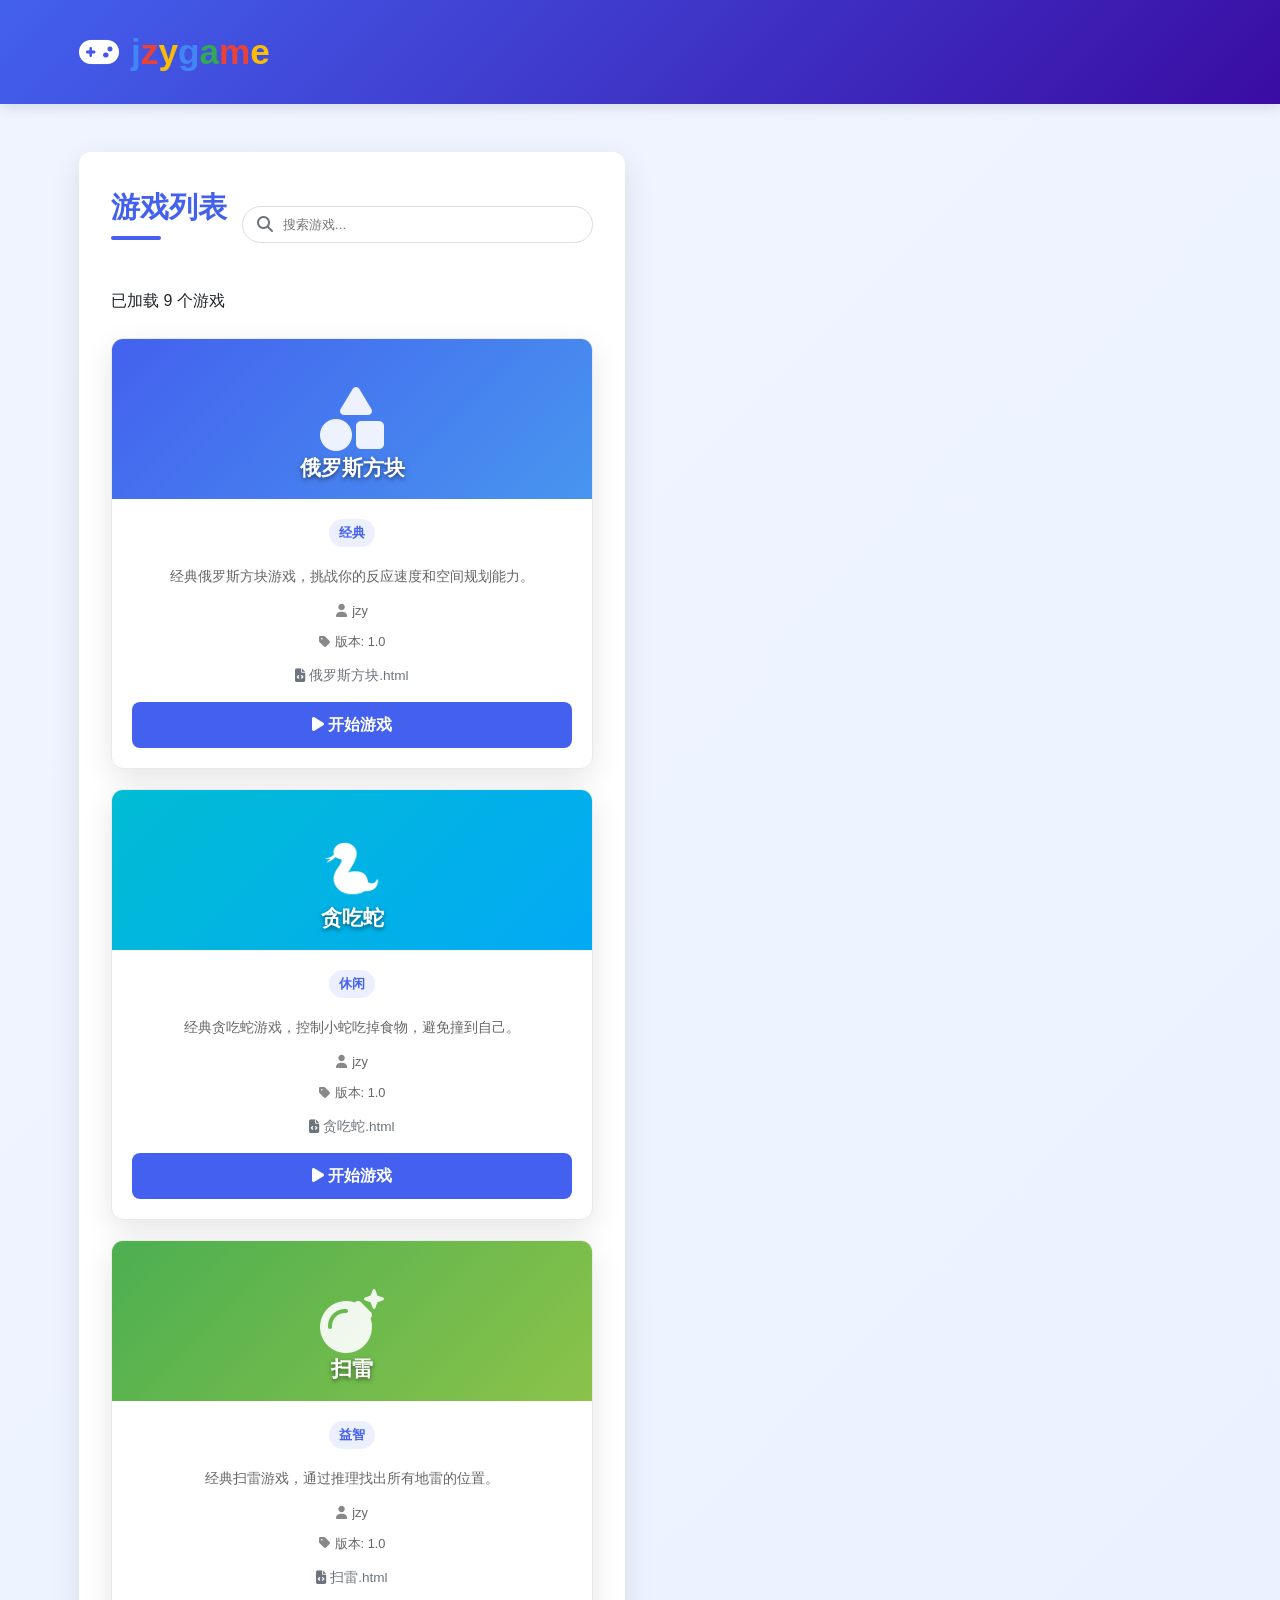
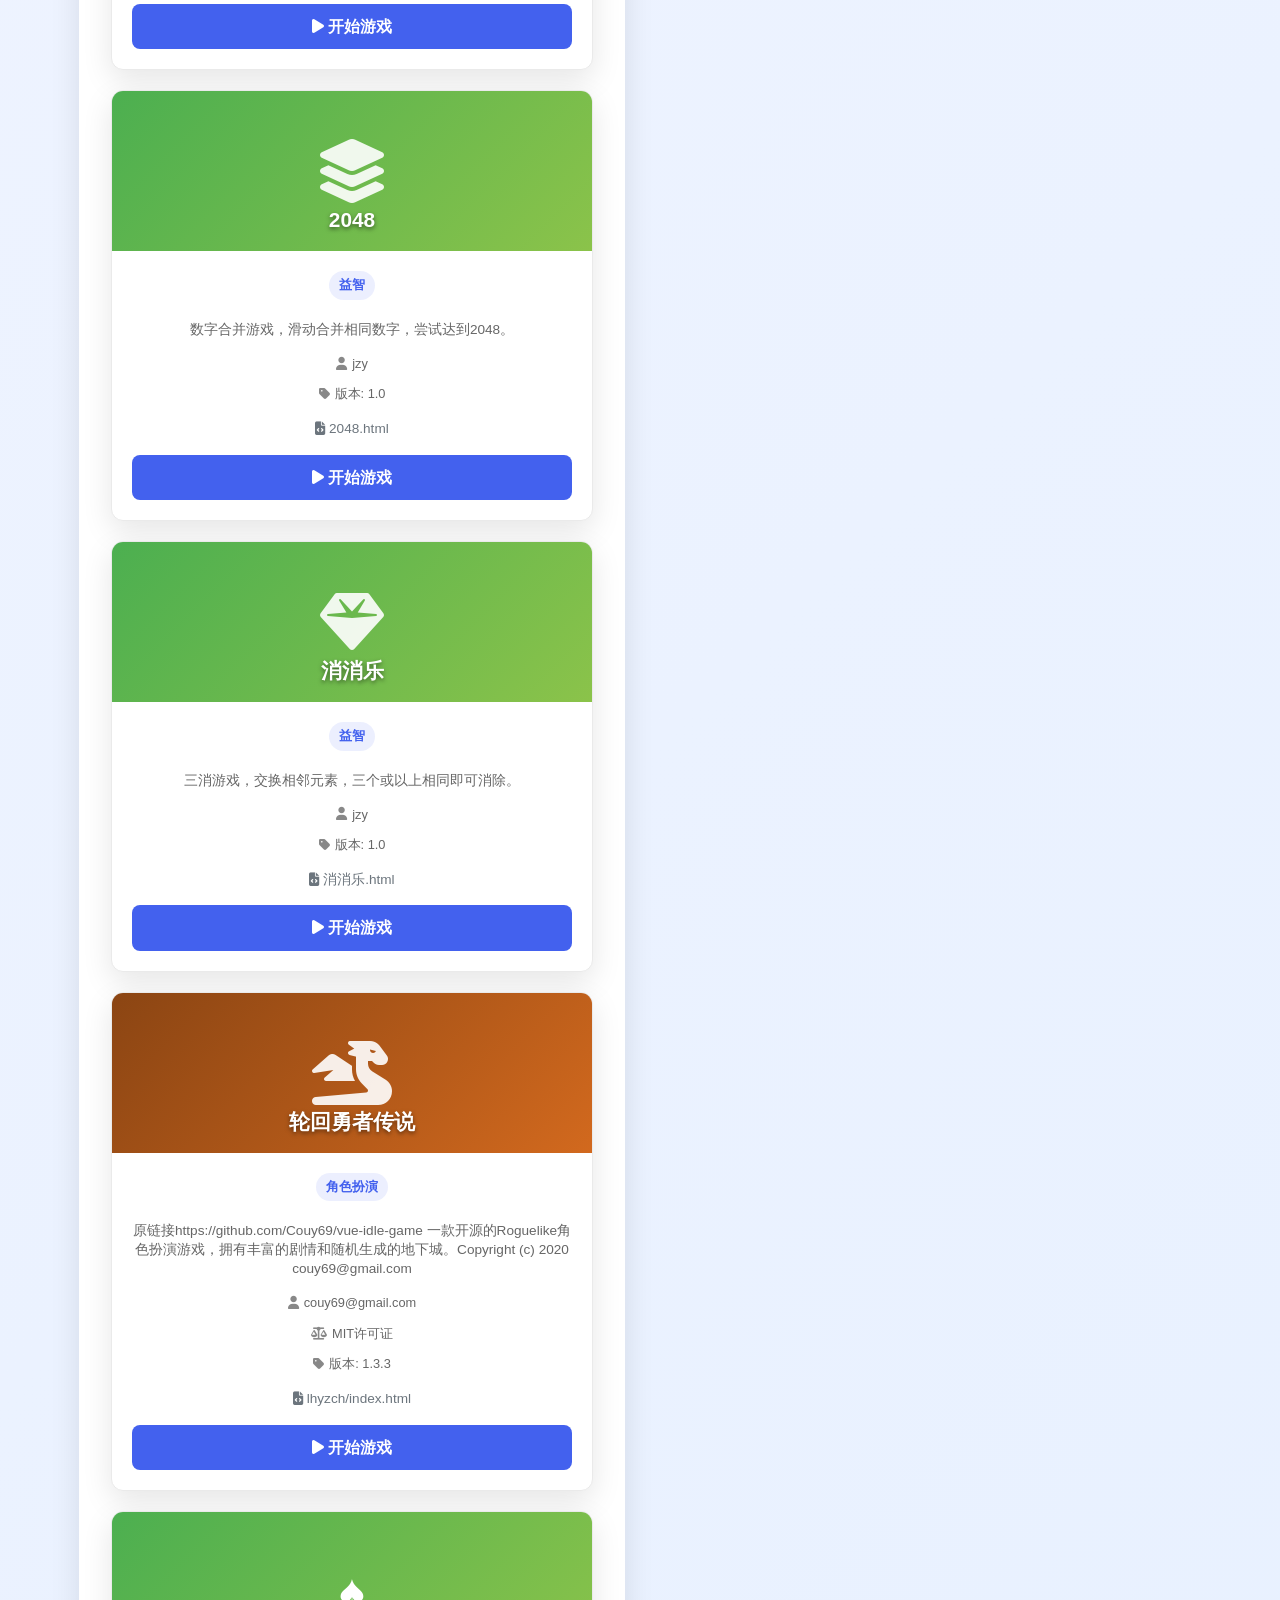
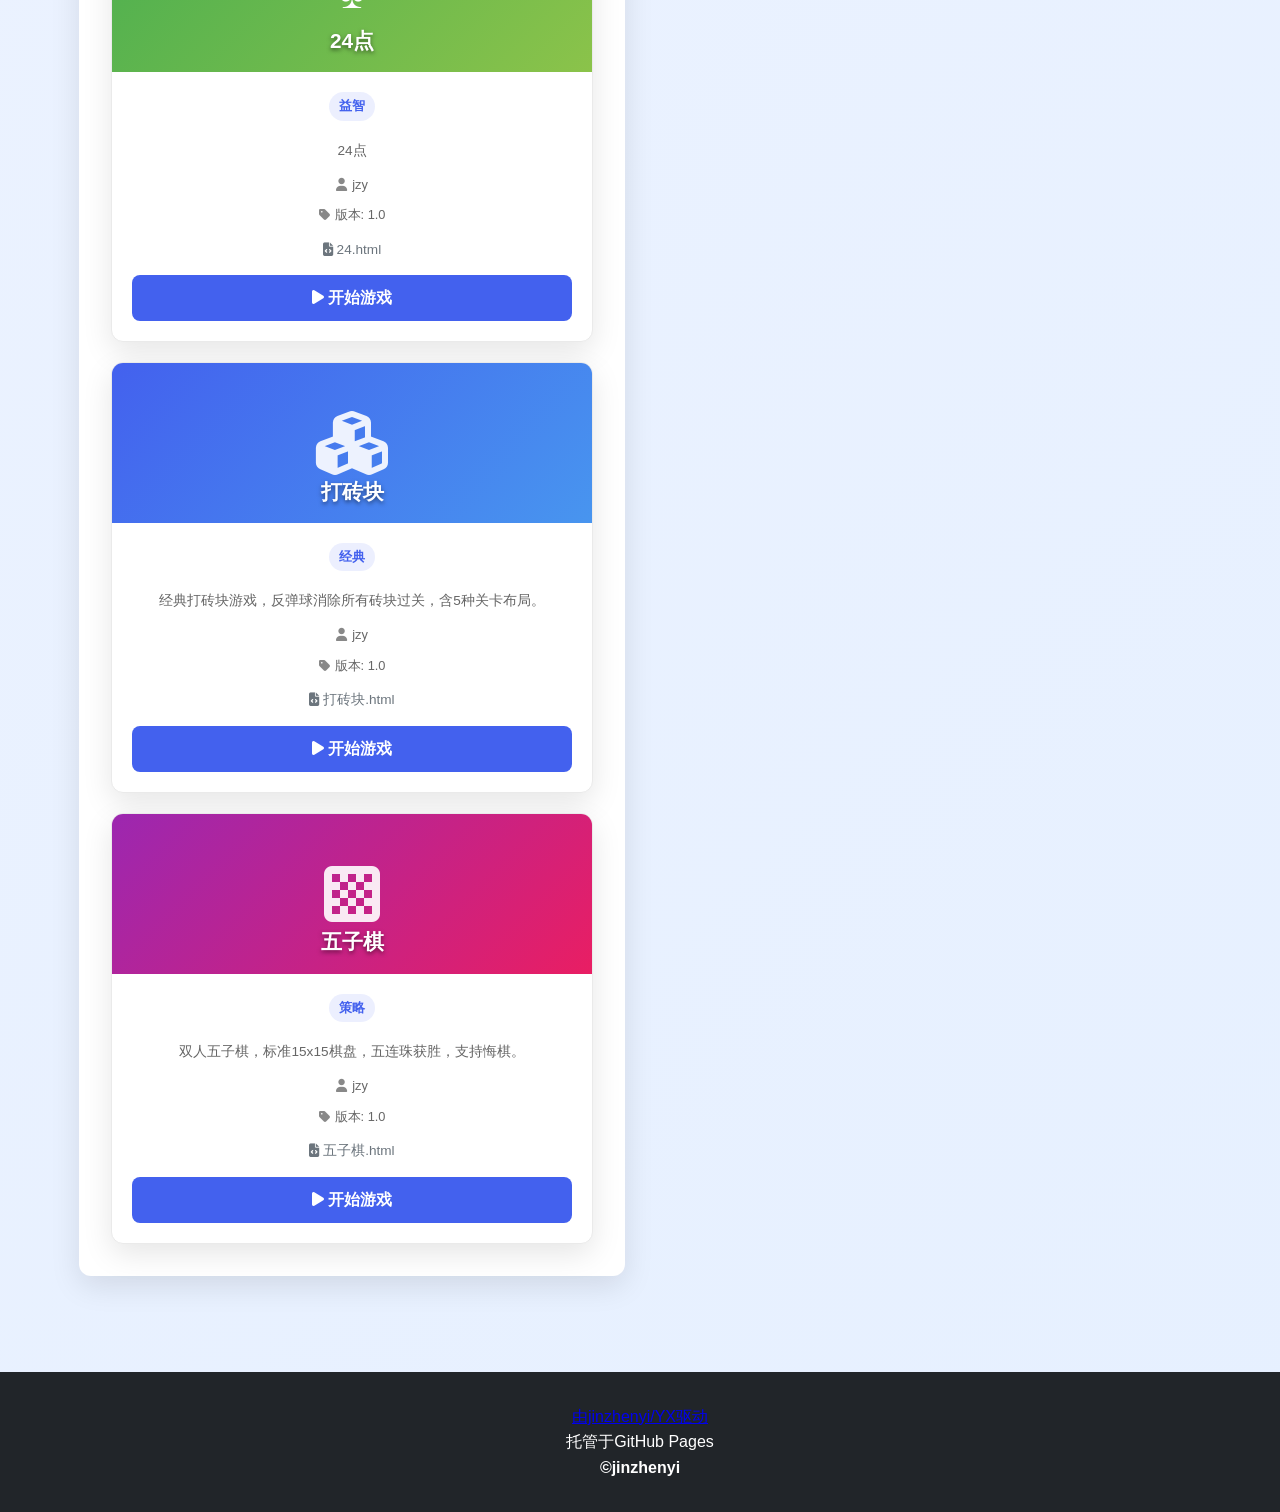
<file: index.html>
<!DOCTYPE html>
<html lang="zh-CN">
<head>
    <meta charset="UTF-8">
    <meta name="viewport" content="width=device-width, initial-scale=1.0">
    <title>JZY Game - 游戏集合</title>
    <link rel="stylesheet" href="https://cdnjs.cloudflare.com/ajax/libs/font-awesome/6.4.0/css/all.min.css">
    <style>
        * {
            margin: 0;
            padding: 0;
            box-sizing: border-box;
        }

        :root {
            --primary: #4361ee;
            --primary-dark: #3a56d4;
            --secondary: #f72585;
            --success: #4caf50;
            --danger: #e74c3c;
            --warning: #ff9800;
            --light: #f8f9fa;
            --dark: #212529;
            --gray: #6c757d;
            --gray-light: #e9ecef;
            --border-radius: 12px;
            --box-shadow: 0 10px 30px rgba(0, 0, 0, 0.1);
            --transition: all 0.3s ease;
        }

        body {
            font-family: 'Segoe UI', Tahoma, Geneva, Verdana, sans-serif;
            background: linear-gradient(135deg, #f0f4ff 0%, #e6f0ff 100%);
            color: var(--dark);
            line-height: 1.6;
            min-height: 100vh;
        }

        .container {
            width: 90%;
            max-width: 1200px;
            margin: 0 auto;
            padding: 0 15px;
        }

        /* 头部样式 */
        header {
            background: linear-gradient(135deg, #4361ee, #3a0ca3);
            color: white;
            padding: 1.5rem 0;
            box-shadow: 0 4px 12px rgba(0, 0, 0, 0.1);
            position: sticky;
            top: 0;
            z-index: 100;
        }

        .header-content {
            display: flex;
            justify-content: space-between;
            align-items: center;
        }

        .logo {
            display: flex;
            align-items: center;
            gap: 12px;
        }

        /* 彩色Logo样式 - 移除所有空格 */
        .color-logo {
            font-size: 2.2rem;
            font-weight: 700;
            letter-spacing: 0px; /* 负值使字母更紧密 */
            display: flex;
        }

        .color-logo span {
            display: inline-block;
            transition: transform 0.2s ease;
            margin-right: 0px; /* 负边距移除字母间空隙 */
        }

        .color-logo:hover span:nth-child(1) { transform: translateY(-4px) rotate(-3deg); }
        .color-logo:hover span:nth-child(2) { transform: translateY(-6px) rotate(2deg); }
        .color-logo:hover span:nth-child(3) { transform: translateY(-8px) rotate(4deg); }
        .color-logo:hover span:nth-child(4) { transform: translateY(-5px) rotate(-2deg); }
        .color-logo:hover span:nth-child(5) { transform: translateY(-7px) rotate(3deg); }
        .color-logo:hover span:nth-child(6) { transform: translateY(-3px) rotate(-1deg); }
        .color-logo:hover span:nth-child(7) { transform: translateY(-5px) rotate(2deg); }

        .color-logo span:nth-child(1) { color: #4285F4; } /* j */
        .color-logo span:nth-child(2) { color: #EA4335; } /* z */
        .color-logo span:nth-child(3) { color: #FBBC05; } /* y */
        .color-logo span:nth-child(4) { color: #4285F4; } /* g */
        .color-logo span:nth-child(5) { color: #34A853; } /* a */
        .color-logo span:nth-child(6) { color: #EA4335; } /* m */
        .color-logo span:nth-child(7) { color: #FBBC05; } /* e */

        .logo i {
            font-size: 2rem;
            color: white;
        }

        /* 主内容区 */
        .main-content {
            display: grid;
            grid-template-columns: 1fr;
            gap: 30px;
            padding: 3rem 0;
        }

        @media (min-width: 992px) {
            .main-content {
                grid-template-columns: 1fr 1fr;
            }
        }

        /* 配置说明区域 */
        .config-section {
            background: white;
            padding: 2rem;
            border-radius: var(--border-radius);
            box-shadow: var(--box-shadow);
        }

        .section-title {
            font-size: 1.8rem;
            font-weight: 700;
            color: var(--primary);
            margin-bottom: 1.5rem;
            position: relative;
            padding-bottom: 10px;
        }

        .section-title::after {
            content: '';
            position: absolute;
            bottom: 0;
            left: 0;
            width: 50px;
            height: 4px;
            background: var(--primary);
            border-radius: 2px;
        }

        .info-box {
            background: #eef7ff;
            border-left: 4px solid var(--primary);
            padding: 1rem;
            margin: 1.5rem 0;
            border-radius: 0 8px 8px 0;
        }

        .info-box h3 {
            margin-bottom: 0.5rem;
            color: var(--primary);
        }

        .code-block {
            background: #2d2d2d;
            color: #f8f8f2;
            padding: 1rem;
            border-radius: 8px;
            font-family: monospace;
            font-size: 0.9rem;
            margin: 1rem 0;
            overflow-x: auto;
        }

        .btn {
            padding: 12px 25px;
            border: none;
            border-radius: 8px;
            font-weight: 600;
            cursor: pointer;
            transition: var(--transition);
            display: inline-flex;
            align-items: center;
            gap: 8px;
            margin-top: 10px;
        }

        .btn-primary {
            background: var(--primary);
            color: white;
        }

        .btn-primary:hover {
            background: var(--primary-dark);
        }

        .btn-secondary {
            background: var(--gray-light);
            color: var(--dark);
        }

        .btn-secondary:hover {
            background: #dcdcdc;
        }

        /* 游戏展示区 */
        .games-section {
            background: white;
            padding: 2rem;
            border-radius: var(--border-radius);
            box-shadow: var(--box-shadow);
        }

        .controls {
            display: flex;
            justify-content: space-between;
            align-items: center;
            margin-bottom: 1.5rem;
            flex-wrap: wrap;
            gap: 15px;
        }

        .search-container {
            position: relative;
            flex-grow: 1;
        }

        .search-container input {
            padding: 10px 15px 10px 40px;
            border-radius: 50px;
            border: 1px solid #ddd;
            width: 100%;
            transition: var(--transition);
        }

        .search-container input:focus {
            outline: none;
            border-color: var(--primary);
            box-shadow: 0 0 0 3px rgba(67, 97, 238, 0.2);
        }

        .search-container i {
            position: absolute;
            left: 15px;
            top: 50%;
            transform: translateY(-50%);
            color: var(--gray);
        }

        .games-grid {
            display: grid;
            grid-template-columns: repeat(auto-fill, minmax(250px, 1fr));
            gap: 20px;
            margin-top: 1.5rem;
        }

        .game-card {
            background: white;
            border-radius: var(--border-radius);
            overflow: hidden;
            box-shadow: var(--box-shadow);
            transition: var(--transition);
            position: relative;
            display: flex;
            flex-direction: column;
            border: 1px solid #eaeaea;
        }

        .game-card:hover {
            transform: translateY(-10px);
            box-shadow: 0 15px 40px rgba(0, 0, 0, 0.15);
        }

        .card-img {
            height: 160px;
            overflow: hidden;
            position: relative;
            display: flex;
            align-items: center;
            justify-content: center;
            /* 默认背景色，会在JS中动态设置 */
            background: linear-gradient(135deg, #4361ee, #4895ef);
        }

        .card-img i {
            font-size: 4rem;
            color: rgba(255, 255, 255, 0.9);
        }

        .game-title {
            color: white;
            font-size: 1.3rem;
            font-weight: 700;
            position: absolute;
            bottom: 15px;
            left: 15px;
            right: 15px;
            text-shadow: 0 2px 4px rgba(0,0,0,0.5);
            text-align: center;
        }

        .card-content {
            padding: 20px;
            flex-grow: 1;
            display: flex;
            flex-direction: column;
        }

        .game-category {
            background: rgba(67, 97, 238, 0.1);
            color: var(--primary);
            padding: 4px 10px;
            border-radius: 50px;
            font-size: 0.8rem;
            display: inline-block;
            margin: 0 auto 10px;
            font-weight: 600;
        }

        /* 新增的游戏信息样式 */
        .game-description {
            font-size: 0.85rem;
            color: #666;
            margin: 10px 0;
            line-height: 1.4;
            text-align: center;
            flex-grow: 1;
        }

        .game-meta {
            display: flex;
            align-items: center;
            justify-content: center;
            gap: 5px;
            margin: 5px 0;
            font-size: 0.8rem;
            color: #666;
        }

        .game-meta i {
            font-size: 0.8rem;
            color: #888;
        }

        .play-btn {
            display: block;
            width: 100%;
            padding: 10px;
            background: var(--primary);
            color: white;
            text-align: center;
            border-radius: 8px;
            text-decoration: none;
            font-weight: 600;
            margin-top: 15px;
            transition: var(--transition);
        }

        .play-btn:hover {
            background: var(--primary-dark);
        }

        .file-info {
            color: var(--gray);
            font-size: 0.85rem;
            margin-top: 8px;
            overflow: hidden;
            text-overflow: ellipsis;
            white-space: nowrap;
            text-align: center;
        }

        /* 加载状态 */
        .loader {
            text-align: center;
            padding: 40px 0;
        }

        .loader-spinner {
            border: 5px solid #f3f3f3;
            border-top: 5px solid var(--primary);
            border-radius: 50%;
            width: 50px;
            height: 50px;
            animation: spin 1s linear infinite;
            margin: 0 auto 20px;
        }

        @keyframes spin {
            0% { transform: rotate(0deg); }
            100% { transform: rotate(360deg); }
        }

        /* 页脚样式 */
        footer {
            background: var(--dark);
            color: white;
            padding: 2rem 0;
            margin-top: 3rem;
        }

        .footer-content {
            display: flex;
            flex-direction: column;
            align-items: center;
            text-align: center;
        }

        .copyright {
            padding-top: 1.5rem;
            color: #aaa;
            font-size: 0.9rem;
        }

        /* 响应式设计 */
        @media (max-width: 768px) {
            .header-content {
                flex-direction: column;
                gap: 20px;
            }

            .games-grid {
                grid-template-columns: repeat(auto-fill, minmax(220px, 1fr));
            }

            .color-logo {
                font-size: 1.8rem;
            }
        }

        @media (max-width: 480px) {
            .games-grid {
                grid-template-columns: 1fr;
            }

            .color-logo {
                font-size: 1.5rem;
            }
        }
    </style>
</head>
<body>
    <!-- 头部区域 -->
    <header>
        <div class="container">
            <div class="header-content">
                <div class="logo">
                    <i class="fas fa-gamepad"></i>
                    <div class="color-logo">
                        <span>j</span><span>z</span><span>y</span><span>g</span><span>a</span><span>m</span><span>e</span>
                    </div>
                </div>
            </div>
        </div>
    </header>

    <!-- 主内容区 -->
    <div class="container">
        <div class="main-content">

            <!-- 游戏展示区 -->
            <div class="games-section">
                <div class="controls">
                    <h2 class="section-title">游戏列表</h2>
                    <div class="search-container">
                        <i class="fas fa-search"></i>
                        <input type="text" id="search-input" placeholder="搜索游戏...">
                    </div>
                </div>

                <p>已加载 <span id="game-count">0</span> 个游戏</p>

                <div class="loader" id="loader">
                    <div class="loader-spinner"></div>
                    <p>正在加载游戏数据...</p>
                </div>

                <div class="games-grid" id="games-grid">
                    <!-- 游戏卡片将通过JavaScript动态生成 -->
                </div>

                <div id="no-games" style="text-align: center; padding: 40px 0; display: none;">
                    <i class="fas fa-gamepad" style="font-size: 4rem; color: #4361ee; margin-bottom: 20px;"></i>
                    <h3>未找到游戏</h3>
                    <p>请检查games.json文件是否存在且格式正确</p>
                </div>
            </div>
        </div>
    </div>

    <!-- 页脚 -->
    <footer>
        <div class="container">
            <div class="footer-content">
                <a href="https://github.com/jinzhenyi/YX">由jinzhenyi/YX驱动</a>
                <p>托管于GitHub Pages</p>
                <p><strong>©jinzhenyi<strong><p>
            </div>
        </div>
    </footer>

    <script>
        // 游戏数据URL
        const GAMES_JSON_URL = 'games.json';

        // DOM元素
        const gamesGrid = document.getElementById('games-grid');
        const noGames = document.getElementById('no-games');
        const gameCount = document.getElementById('game-count');
        const loader = document.getElementById('loader');
        const searchInput = document.getElementById('search-input');

        // 存储游戏数据
        let gamesData = [];

        // 初始化
        document.addEventListener('DOMContentLoaded', () => {
            // 加载游戏数据
            loadGames();

            // 设置搜索功能
            searchInput.addEventListener('input', filterGames);
        });

        // 加载游戏数据
        async function loadGames() {
            showLoader();

            try {
                const response = await fetch(GAMES_JSON_URL);

                if (!response.ok) {
                    throw new Error(`文件加载失败: ${response.status} ${response.statusText}`);
                }

                const data = await response.json();
                gamesData = data.games || [];

                renderGames(gamesData);
                updateGameCount();

                if (gamesData.length === 0) {
                    noGames.style.display = 'block';
                } else {
                    noGames.style.display = 'none';
                }

                hideLoader();
            } catch (error) {
                console.error('加载游戏数据失败:', error);
                hideLoader();
                noGames.style.display = 'block';
                noGames.innerHTML = `
                    <div style="color: #e74c3c;">
                        <i class="fas fa-exclamation-triangle" style="font-size: 3rem; margin-bottom: 15px;"></i>
                        <h3>加载游戏数据失败</h3>
                        <p>${error.message}</p>
                        <p style="margin-top: 20px;">请检查games.json文件是否存在且格式正确</p>
                    </div>
                `;
            }
        }

        // 根据游戏类别返回背景颜色
        function getCategoryColor(category) {
            const colorMap = {
                '角色扮演': 'linear-gradient(135deg, #8B4513, #D2691E)',
                '益智': 'linear-gradient(135deg, #4CAF50, #8BC34A)',
                '动作': 'linear-gradient(135deg, #FF5722, #FF9800)',
                '策略': 'linear-gradient(135deg, #9C27B0, #E91E63)',
                '休闲': 'linear-gradient(135deg, #00BCD4, #03A9F4)',
                '冒险': 'linear-gradient(135deg, #FF9800, #FFC107)'
            };
            return colorMap[category] || 'linear-gradient(135deg, #4361ee, #4895ef)';
        }

        // 根据游戏类别返回图标
        function getCategoryIcon(category) {
            const iconMap = {
                '角色扮演': 'fa-dragon',
                '益智': 'fa-puzzle-piece',
                '动作': 'fa-running',
                '策略': 'fa-chess',
                '休闲': 'fa-coffee',
                '冒险': 'fa-mountain'
            };
            return iconMap[category] || 'fa-gamepad';
        }

        // 渲染游戏
        function renderGames(games) {
            gamesGrid.innerHTML = '';

            if (games.length === 0) {
                gamesGrid.innerHTML = `
                    <div class="no-results" style="grid-column: 1 / -1; text-align: center; padding: 40px;">
                        <i class="fas fa-gamepad" style="font-size: 4rem; color: #4361ee; margin-bottom: 20px;"></i>
                        <h3>未找到匹配的游戏</h3>
                    </div>
                `;
                return;
            }

            games.forEach(game => {
                const gameCard = document.createElement('div');
                gameCard.className = 'game-card';
                
                // 确定图标和背景颜色
                const icon = game.icon || getCategoryIcon(game.category);
                const bgColor = getCategoryColor(game.category);
                
                // 渲染图标: fa- 前缀用 FontAwesome，否则当文本/emoji
                const iconHtml = icon.includes('fa-')
                    ? `<i class="fas ${icon}"></i>`
                    : `<span style="font-size:3rem;filter:brightness(0) invert(1)">${icon}</span>`;

                gameCard.innerHTML = `
                    <div class="card-img" style="background: ${bgColor}">
                        ${iconHtml}
                        <h3 class="game-title">${game.title}</h3>
                    </div>
                    <div class="card-content">
                        ${game.category ? `<span class="game-category">${game.category}</span>` : ''}
                        
                        ${game.description ? `
                            <p class="game-description">${game.description}</p>
                        ` : ''}
                        
                        ${game.author ? `
                            <div class="game-meta">
                                <i class="fas fa-user"></i>
                                <span>${game.author}</span>
                            </div>
                        ` : ''}
                        
                        ${game.license ? `
                            <div class="game-meta">
                                <i class="fas fa-balance-scale"></i>
                                <span>${game.license}许可证</span>
                            </div>
                        ` : ''}
                        
                        ${game.version ? `
                            <div class="game-meta">
                                <i class="fas fa-tag"></i>
                                <span>版本: ${game.version}</span>
                            </div>
                        ` : ''}
                        
                        <p class="file-info">
                            <i class="fas fa-file-code"></i> ${game.file}
                        </p>
                        
                        <a href="${game.file}" class="play-btn" ${game.external ? 'target="_blank"' : ''}>
                            <i class="fas fa-play"></i> 开始游戏
                        </a>
                    </div>
                `;
                gamesGrid.appendChild(gameCard);
            });
        }

        // 过滤游戏
        function filterGames() {
            const searchTerm = searchInput.value.toLowerCase();

            if (!searchTerm) {
                renderGames(gamesData);
                updateGameCount();
                return;
            }

            const filteredGames = gamesData.filter(game => 
                game.title.toLowerCase().includes(searchTerm) || 
                (game.category && game.category.toLowerCase().includes(searchTerm)) ||
                (game.description && game.description.toLowerCase().includes(searchTerm)) ||
                (game.author && game.author.toLowerCase().includes(searchTerm)) ||
                game.file.toLowerCase().includes(searchTerm)
            );

            renderGames(filteredGames);
            gameCount.textContent = filteredGames.length;
        }

        // 更新游戏计数
        function updateGameCount() {
            gameCount.textContent = gamesData.length;
        }

        // 显示加载状态
        function showLoader() {
            loader.style.display = 'block';
            gamesGrid.innerHTML = '';
            noGames.style.display = 'none';
        }

        // 隐藏加载状态
        function hideLoader() {
            loader.style.display = 'none';
        }
    </script>
</body>
</html>
</file>
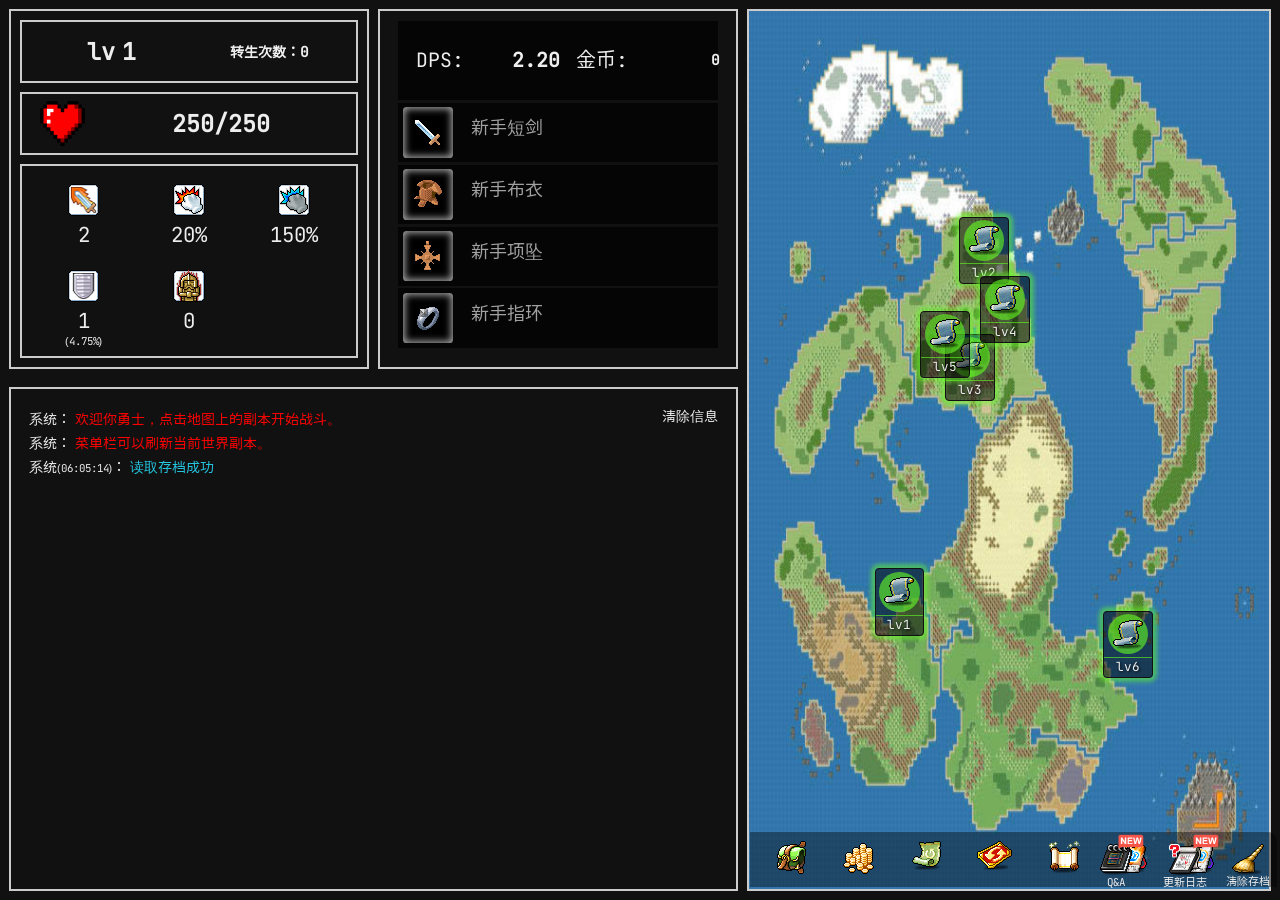
<file: lhyzch/index.html>
<!DOCTYPE html><html lang=en><head><meta charset=utf-8><meta http-equiv=X-UA-Compatible content="IE=edge"><meta name=viewport content="width=device-width,initial-scale=1"><meta name=Description content=一个全随机的刷装备小游戏><meta name=Keywords content=游戏,couy,idle,放置游戏,vue,couy.xyz,rougelike><title>couy-idleGame</title><script>var _hmt = _hmt || [];
    (function () {
      var hm = document.createElement("script");
      hm.src = "https://hm.baidu.com/hm.js?559bf4473cdb0f595d39688e01027947";
      var s = document.getElementsByTagName("script")[0];
      s.parentNode.insertBefore(hm, s);
    })();</script><link href=css/chunk-3a4a97ad.c90c8f13.css rel=prefetch><link href=js/chunk-3a4a97ad.c8a2bd79.js rel=prefetch><link href=css/app.d44d2d03.css rel=preload as=style><link href=js/app.811558cc.js rel=modulepreload as=script><link href=js/chunk-vendors.2ce92559.js rel=modulepreload as=script><link href=css/app.d44d2d03.css rel=stylesheet></head><body><noscript><strong>We're sorry but elevato-html doesn't work properly without JavaScript enabled. Please enable it to continue.</strong></noscript><div id=app></div><script type=module src=js/chunk-vendors.2ce92559.js></script><script type=module src=js/app.811558cc.js></script><script>!function(){var e=document,t=e.createElement("script");if(!("noModule"in t)&&"onbeforeload"in t){var n=!1;e.addEventListener("beforeload",function(e){if(e.target===t)n=!0;else if(!e.target.hasAttribute("nomodule")||!n)return;e.preventDefault()},!0),t.type="module",t.src=".",e.head.appendChild(t),t.remove()}}();</script><script src=js/chunk-vendors-legacy.08426d78.js nomodule></script><script src=js/app-legacy.6df7bed5.js nomodule></script></body></html>
</file>
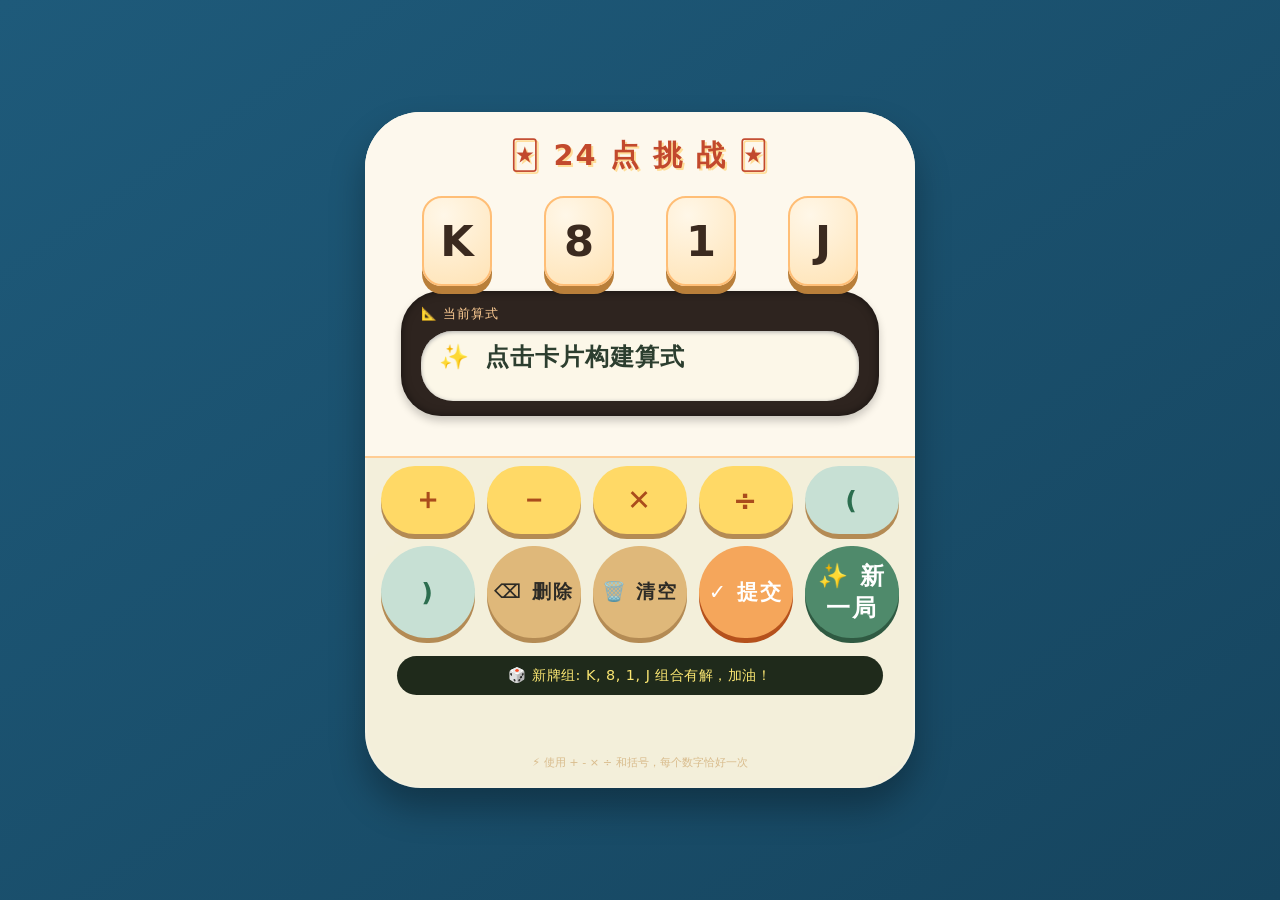
<file: 24.html>
<!DOCTYPE html>
<html lang="zh-CN">
<head>
    <meta charset="UTF-8">
    <meta name="viewport" content="width=device-width, initial-scale=1.0, viewport-fit=cover, user-scalable=no">
    <title>24点游戏 - 移动端智力挑战</title>
    <style>
        * {
            box-sizing: border-box;
            user-select: none; /* 避免移动端长按菜单，提升触感 */
            -webkit-tap-highlight-color: transparent;
        }

        body {
            margin: 0;
            min-height: 100vh;
            background: linear-gradient(145deg, #1e5a7a 0%, #16455f 100%);
            font-family: system-ui, 'Segoe UI', 'PingFang SC', Roboto, 'Helvetica Neue', sans-serif;
            display: flex;
            justify-content: center;
            align-items: center;
            padding: 16px;
        }

        /* 主游戏面板 */
        .game-container {
            max-width: 550px;
            width: 100%;
            background: rgba(255, 248, 225, 0.95);
            border-radius: 56px;
            box-shadow: 0 20px 35px rgba(0, 0, 0, 0.3), inset 0 1px 4px rgba(255, 255, 255, 0.6);
            overflow: hidden;
            backdrop-filter: blur(2px);
            transition: all 0.2s ease;
        }

        /* 头部 & 数字卡片区域 */
        .card-area {
            background: #fdf8ed;
            padding: 24px 20px 20px;
            border-bottom: 2px solid #ffcd94;
        }

        .title {
            text-align: center;
            font-size: 1.8rem;
            font-weight: 800;
            color: #c2492d;
            letter-spacing: 2px;
            text-shadow: 2px 2px 0 #ffdd99;
            margin-bottom: 20px;
        }

        .cards-row {
            display: flex;
            justify-content: space-evenly;
            gap: 15px;
            flex-wrap: wrap;
            margin: 10px 0 5px;
        }

        .card {
            background: #fff3e0;
            width: 70px;
            height: 90px;
            border-radius: 20px;
            box-shadow: 0 8px 0 #b97f3a;
            display: flex;
            align-items: center;
            justify-content: center;
            font-size: 2.7rem;
            font-weight: 800;
            color: #3b2a1f;
            transition: all 0.1s linear;
            cursor: pointer;
            border: 2px solid #ffbe76;
            background: radial-gradient(circle at 30% 20%, #fff7e8, #ffe3b5);
        }

        /* 已使用的卡片样式（禁用） */
        .card.used {
            background: #bdb29a;
            box-shadow: 0 4px 0 #6b4c2c;
            transform: translateY(4px);
            filter: grayscale(0.3);
            opacity: 0.7;
            cursor: default;
            color: #4a3e2e;
            border-color: #a58354;
        }

        /* 卡片点击反馈 */
        .card:active:not(.used) {
            transform: translateY(4px);
            box-shadow: 0 4px 0 #b97f3a;
        }

        /* 表达式显示器 */
        .expression-panel {
            background: #2e241f;
            margin: 0 16px 20px 16px;
            border-radius: 40px;
            padding: 15px 20px;
            box-shadow: inset 0 0 8px rgba(0,0,0,0.5), 0 5px 8px rgba(0,0,0,0.2);
        }

        .expression-label {
            font-size: 0.8rem;
            color: #ffcd94;
            letter-spacing: 1px;
            margin-bottom: 8px;
            font-weight: 500;
        }

        .expression-display {
            background: #fcf7e8;
            min-height: 70px;
            border-radius: 32px;
            padding: 12px 18px;
            font-family: 'Courier New', 'Fira Code', monospace;
            font-size: 1.5rem;
            font-weight: 600;
            word-break: break-all;
            color: #2c3e2f;
            line-height: 1.3;
            letter-spacing: 1px;
            box-shadow: inset 0 1px 4px #aaa;
        }

        /* 按钮区域 */
        .buttons-area {
            padding: 8px 16px 28px;
        }

        .btn-grid {
            display: grid;
            grid-template-columns: repeat(5, 1fr);
            gap: 12px;
            margin-bottom: 18px;
        }

        .btn {
            background: #f5e7d3;
            border: none;
            padding: 14px 0;
            border-radius: 60px;
            font-size: 1.5rem;
            font-weight: bold;
            color: #3e2a1f;
            box-shadow: 0 5px 0 #b48b54;
            cursor: pointer;
            transition: 0.05s linear;
            text-align: center;
            font-family: inherit;
            letter-spacing: 2px;
        }

        .btn:active {
            transform: translateY(3px);
            box-shadow: 0 2px 0 #b48b54;
        }

        .btn-op {
            background: #ffd966;
            color: #aa4c1c;
            font-size: 1.8rem;
            font-weight: 800;
        }

        .btn-bracket {
            background: #c7e0d4;
            color: #2c6e4f;
            font-size: 1.6rem;
        }

        .btn-action {
            background: #dfb87a;
            color: #2d2b26;
            font-size: 1.2rem;
            font-weight: 600;
        }

        .btn-submit {
            background: #f5a65b;
            color: white;
            box-shadow: 0 5px 0 #b5511c;
            font-size: 1.3rem;
        }

        .btn-reset {
            background: #b0a790;
            color: #2f2e2a;
        }

        .btn-new {
            background: #4f8a6b;
            color: white;
            box-shadow: 0 5px 0 #2f5a42;
        }

        /* 两行特殊布局 */
        .double-btn-row {
            display: grid;
            grid-template-columns: 1fr 1fr;
            gap: 14px;
            margin-top: 8px;
        }

        /* 消息提示 */
        .message {
            background: #1f2a1b;
            margin: 10px 16px 20px;
            border-radius: 40px;
            padding: 10px;
            text-align: center;
            color: #fae672;
            font-weight: 500;
            font-size: 0.9rem;
            letter-spacing: 0.5px;
        }

        /* 确保触屏按钮足够大 */
        @media (max-width: 480px) {
            .card {
                width: 65px;
                height: 85px;
                font-size: 2.3rem;
            }
            .btn {
                padding: 12px 0;
                font-size: 1.3rem;
            }
            .btn-op {
                font-size: 1.6rem;
            }
            .expression-display {
                font-size: 1.2rem;
            }
            .btn-grid {
                gap: 8px;
            }
        }

        footer {
            text-align: center;
            font-size: 0.7rem;
            color: #d9bc8c;
            padding: 12px 0 18px;
        }
    </style>
</head>
<body>
<div class="game-container">
    <div class="card-area">
        <div class="title">🃏 24 点 挑 战 🃏</div>
        <div class="cards-row" id="cardsContainer"></div>
        <div class="expression-panel">
            <div class="expression-label">📐 当前算式</div>
            <div class="expression-display" id="expressionDisplay"></div>
        </div>
    </div>
    <div class="buttons-area">
        <div class="btn-grid">
            <button class="btn btn-op" data-op="+">＋</button>
            <button class="btn btn-op" data-op="-">－</button>
            <button class="btn btn-op" data-op="*">✕</button>
            <button class="btn btn-op" data-op="/">÷</button>
            <button class="btn btn-bracket" data-op="(">(</button>
            <button class="btn btn-bracket" data-op=")">)</button>
            <button class="btn btn-action" id="delBtn">⌫ 删除</button>
            <button class="btn btn-action" id="clearBtn">🗑️ 清空</button>
            <button class="btn btn-submit" id="submitBtn">✓ 提交</button>
            <button class="btn btn-new" id="newGameBtn">✨ 新一局</button>
        </div>
        <div class="message" id="messageArea">
            🧠 点击数字卡片，组合算式 → 每张卡只能用一次！目标 24
        </div>
    </div>
    <footer>⚡ 使用 + - × ÷ 和括号，每个数字恰好一次</footer>
</div>

<script>
    // ---------- 游戏核心 ----------
    // 卡片数据结构: { id, value, used }
    let cards = [];
    let nextCardId = 0;
    // 表达式token数组，存储字符串元素: "12" 或 "+" 或 "(" 等
    let tokens = [];
    // 记录添加数字时对应的卡片id栈（与tokens中数字的顺序同步）
    let cardIdStack = [];

    // DOM 元素
    const cardsContainer = document.getElementById('cardsContainer');
    const expressionDisplay = document.getElementById('expressionDisplay');
    const messageArea = document.getElementById('messageArea');

    // 辅助: 显示消息
    function setMessage(msg, isError = false) {
        messageArea.innerHTML = isError ? `⚠️ ${msg}` : `🎲 ${msg}`;
        messageArea.style.color = isError ? '#ffbb88' : '#fae672';
        setTimeout(() => {
            if (messageArea.innerHTML === `⚠️ ${msg}` || messageArea.innerHTML === `🎲 ${msg}`) {
                if(!isError) messageArea.style.color = '#fae672';
            }
        }, 2000);
    }

    // 刷新UI: 渲染卡片样式 & 表达式显示
    function renderUI() {
        // 渲染卡片
        cardsContainer.innerHTML = '';
        cards.forEach(card => {
            const cardDiv = document.createElement('div');
            cardDiv.className = `card ${card.used ? 'used' : ''}`;
            // 显示数值，1-13，JQK可转文字 (11->J, 12->Q, 13->K)
            let displayValue = card.value;
            if (card.value === 11) displayValue = 'J';
            else if (card.value === 12) displayValue = 'Q';
            else if (card.value === 13) displayValue = 'K';
            else displayValue = card.value;
            cardDiv.textContent = displayValue;
            if (!card.used) {
                cardDiv.addEventListener('click', (e) => {
                    e.stopPropagation();
                    addNumberCard(card.id);
                });
            }
            cardsContainer.appendChild(cardDiv);
        });
        // 渲染表达式
        expressionDisplay.textContent = tokens.length === 0 ? '✨ 点击卡片构建算式' : tokens.join(' ');
    }

    // 添加数字卡片到表达式
    function addNumberCard(cardId) {
        const card = cards.find(c => c.id === cardId);
        if (!card || card.used) {
            setMessage('这张牌已经用过了！', true);
            return;
        }
        // 标记为已使用
        card.used = true;
        // 添加数字token (直接数值字符串)
        const numberStr = card.value.toString();
        tokens.push(numberStr);
        cardIdStack.push(card.id);
        renderUI();
        setMessage(`添加 ${card.value}`, false);
    }

    // 添加运算符或括号
    function addOperatorOrBracket(op) {
        // 允许添加运算符/括号到任意位置，不做严格校验，提交时由eval判断合法性
        // 但是避免连续输入无意义，但完全交给用户，体验自由
        tokens.push(op);
        renderUI();
    }

    // 删除最后一个token (智能处理数字对应的卡片恢复)
    function deleteLastToken() {
        if (tokens.length === 0) {
            setMessage('表达式已经是空的', true);
            return;
        }
        const lastToken = tokens[tokens.length - 1];
        // 判断最后一个token是否为数字 (纯数字字符串)
        const isNumberToken = /^\d+$/.test(lastToken);
        if (isNumberToken) {
            // 恢复卡片占用
            if (cardIdStack.length > 0) {
                const lastCardId = cardIdStack.pop();
                const usedCard = cards.find(c => c.id === lastCardId);
                if (usedCard) usedCard.used = false;
            } else {
                // 理论上同步，但防御：若有数字token却没有卡片栈，手动恢复？
                console.warn("token数字与卡片栈不同步");
                // 尝试根据数值逆向恢复（不精准但可维护），但正常情况下不会发生
                const val = parseInt(lastToken, 10);
                const unusedCard = cards.find(c => c.used === true && c.value === val);
                if (unusedCard) unusedCard.used = false;
            }
        }
        tokens.pop();
        renderUI();
    }

    // 完全清空表达式及重置所有卡片占用
    function clearAll() {
        tokens = [];
        // 重置所有卡片占用
        cards.forEach(card => { card.used = false; });
        cardIdStack = [];
        renderUI();
        setMessage('表达式已清空，卡片重新可用', false);
    }

    // 检查表达式合法性 + 24点判断 + 数字使用完整性
    function checkAndSubmit() {
        // 1. 检查是否所有卡片都已使用 (每个数字必须恰好用一次)
        const allUsed = cards.every(card => card.used === true);
        if (!allUsed) {
            setMessage(`还未用完所有数字！当前已使用 ${cards.filter(c=>c.used).length} / ${cards.length} 张牌`, true);
            return;
        }
        
        if (tokens.length === 0) {
            setMessage('请先构建算式', true);
            return;
        }

        // 拼接表达式字符串 (注意乘除号符号替换，* / 在js中正确)
        let exprStr = tokens.join('');
        // 替换美观的乘除符号为实际运算符号 (已经使用 * / 存储但展示为✕和÷，但存储时存的是 * / 吗？注意按钮传入的是 * 和 / ，但显示为了美观，但tokens存储就是实际运算符)
        // 因为按钮的data-op传入的就是"*"和"/"，所以表达式直接可用。
        // 额外安全处理: 不允许连续运算符等，交给eval捕获
        try {
            // 使用eval计算，注意除法必须为浮点
            // 防止恶意代码，但表达式只由数字、运算符、括号组成，安全
            const result = eval(exprStr);
            // 浮点误差比较
            const is24 = Math.abs(result - 24) < 1e-8;
            if (is24) {
                setMessage(`🎉 完美！${exprStr} = 24 ！ 获胜！ 🎉`, false);
                // 胜利后自动禁用卡片提交（但保留新游戏），胜利消息提示后可选择新游戏
                // 为了体验，不再额外动作，用户点击新游戏即可。
                // 也可以禁止继续提交但为了界面友好不做禁止，但是显示胜利后可以继续新游戏。
                messageArea.style.color = '#d4ff9f';
                setTimeout(() => {
                    if(messageArea.innerHTML.includes('获胜')) {
                        messageArea.style.color = '#fae672';
                    }
                }, 3000);
            } else {
                setMessage(`计算结果为 ${result}，不是24哦，再试试看！`, true);
            }
        } catch (e) {
            setMessage(`表达式无效: ${e.message}，请检查括号或运算符`, true);
        }
    }

    // ---------- 24点求解器 (保证生成的牌组有解) ----------
    // 暴力枚举所有组合，判断是否有解 (精确浮点误差)
    function isSolveable(numbers) {
        const eps = 1e-6;
        const ops = ['+', '-', '*', '/'];
        // 所有排列
        function permute(arr) {
            if (arr.length === 1) return [arr];
            let result = [];
            for (let i = 0; i < arr.length; i++) {
                const current = arr[i];
                const rest = [...arr.slice(0,i), ...arr.slice(i+1)];
                const perms = permute(rest);
                for (let perm of perms) {
                    result.push([current, ...perm]);
                }
            }
            return result;
        }
        // 计算表达式 (a op b)
        function calc(a, b, op) {
            if (op === '+') return a + b;
            if (op === '-') return a - b;
            if (op === '*') return a * b;
            if (op === '/') {
                if (Math.abs(b) < eps) return null;
                return a / b;
            }
            return null;
        }
        // 五种括号模型
        // 模型1: ((a,b),c),d
        function model1(a,b,c,d,op1,op2,op3) {
            let step1 = calc(a,b,op1);
            if(step1 === null) return null;
            let step2 = calc(step1,c,op2);
            if(step2 === null) return null;
            let step3 = calc(step2,d,op3);
            return step3;
        }
        // 模型2: (a,(b,c)),d
        function model2(a,b,c,d,op1,op2,op3) {
            let step1 = calc(b,c,op2);
            if(step1 === null) return null;
            let step2 = calc(a,step1,op1);
            if(step2 === null) return null;
            let step3 = calc(step2,d,op3);
            return step3;
        }
        // 模型3: a,((b,c),d)
        function model3(a,b,c,d,op1,op2,op3) {
            let step1 = calc(b,c,op2);
            if(step1 === null) return null;
            let step2 = calc(step1,d,op3);
            if(step2 === null) return null;
            let step3 = calc(a,step2,op1);
            return step3;
        }
        // 模型4: a,(b,(c,d))
        function model4(a,b,c,d,op1,op2,op3) {
            let step1 = calc(c,d,op3);
            if(step1 === null) return null;
            let step2 = calc(b,step1,op2);
            if(step2 === null) return null;
            let step3 = calc(a,step2,op1);
            return step3;
        }
        // 模型5: (a,b),(c,d)
        function model5(a,b,c,d,op1,op2,op3) {
            let left = calc(a,b,op1);
            if(left === null) return null;
            let right = calc(c,d,op3);
            if(right === null) return null;
            let res = calc(left,right,op2);
            return res;
        }
        const permutations = permute(numbers);
        const opCombos = [];
        for(let i=0;i<4;i++)
            for(let j=0;j<4;j++)
                for(let k=0;k<4;k++)
                    opCombos.push([ops[i], ops[j], ops[k]]);
        for(let perm of permutations) {
            let [p1,p2,p3,p4] = perm;
            for(let [op1,op2,op3] of opCombos) {
                let res1 = model1(p1,p2,p3,p4,op1,op2,op3);
                if(res1 !== null && Math.abs(res1-24) < eps) return true;
                let res2 = model2(p1,p2,p3,p4,op1,op2,op3);
                if(res2 !== null && Math.abs(res2-24) < eps) return true;
                let res3 = model3(p1,p2,p3,p4,op1,op2,op3);
                if(res3 !== null && Math.abs(res3-24) < eps) return true;
                let res4 = model4(p1,p2,p3,p4,op1,op2,op3);
                if(res4 !== null && Math.abs(res4-24) < eps) return true;
                let res5 = model5(p1,p2,p3,p4,op1,op2,op3);
                if(res5 !== null && Math.abs(res5-24) < eps) return true;
            }
        }
        return false;
    }

    // 生成随机数字 (1-13) 且有解
    function generateSolvableNumbers() {
        const maxAttempts = 50;
        for(let attempt = 0; attempt < maxAttempts; attempt++) {
            const nums = [];
            for(let i=0;i<4;i++) {
                let r = Math.floor(Math.random() * 13) + 1; // 1-13
                nums.push(r);
            }
            if(isSolveable(nums)) {
                return nums;
            }
        }
        // 保底返回一个经典有解组合 3,3,8,8 => 8/(3-8/3)=24
        return [3,3,8,8];
    }

    // 重置/新游戏
    function newGame() {
        // 生成有解的数字组合
        const numbers = generateSolvableNumbers();
        // 重置卡片数组
        cards = [];
        nextCardId = 0;
        numbers.forEach(val => {
            cards.push({
                id: nextCardId++,
                value: val,
                used: false
            });
        });
        // 重置表达式和栈
        tokens = [];
        cardIdStack = [];
        renderUI();
        setMessage(`新牌组: ${numbers.map(n=> (n===11?'J':n===12?'Q':n===13?'K':n)).join(', ')}  组合有解，加油！`, false);
    }

    // ---------- 事件绑定 ----------
    function bindEvents() {
        // 运算符与括号按钮
        const opBtns = document.querySelectorAll('[data-op]');
        opBtns.forEach(btn => {
            btn.addEventListener('click', (e) => {
                let op = btn.getAttribute('data-op');
                // 对于显示为✕ ÷ 但存储符号为 * / ，按钮值已经是*/ 正确。
                if(op === '*') addOperatorOrBracket('*');
                else if(op === '/') addOperatorOrBracket('/');
                else addOperatorOrBracket(op);
            });
        });
        document.getElementById('delBtn').addEventListener('click', deleteLastToken);
        document.getElementById('clearBtn').addEventListener('click', clearAll);
        document.getElementById('submitBtn').addEventListener('click', checkAndSubmit);
        document.getElementById('newGameBtn').addEventListener('click', () => {
            newGame();
        });
    }

    // 初始化
    function init() {
        bindEvents();
        newGame();
    }

    init();
</script>
</body>
</html>
</file>
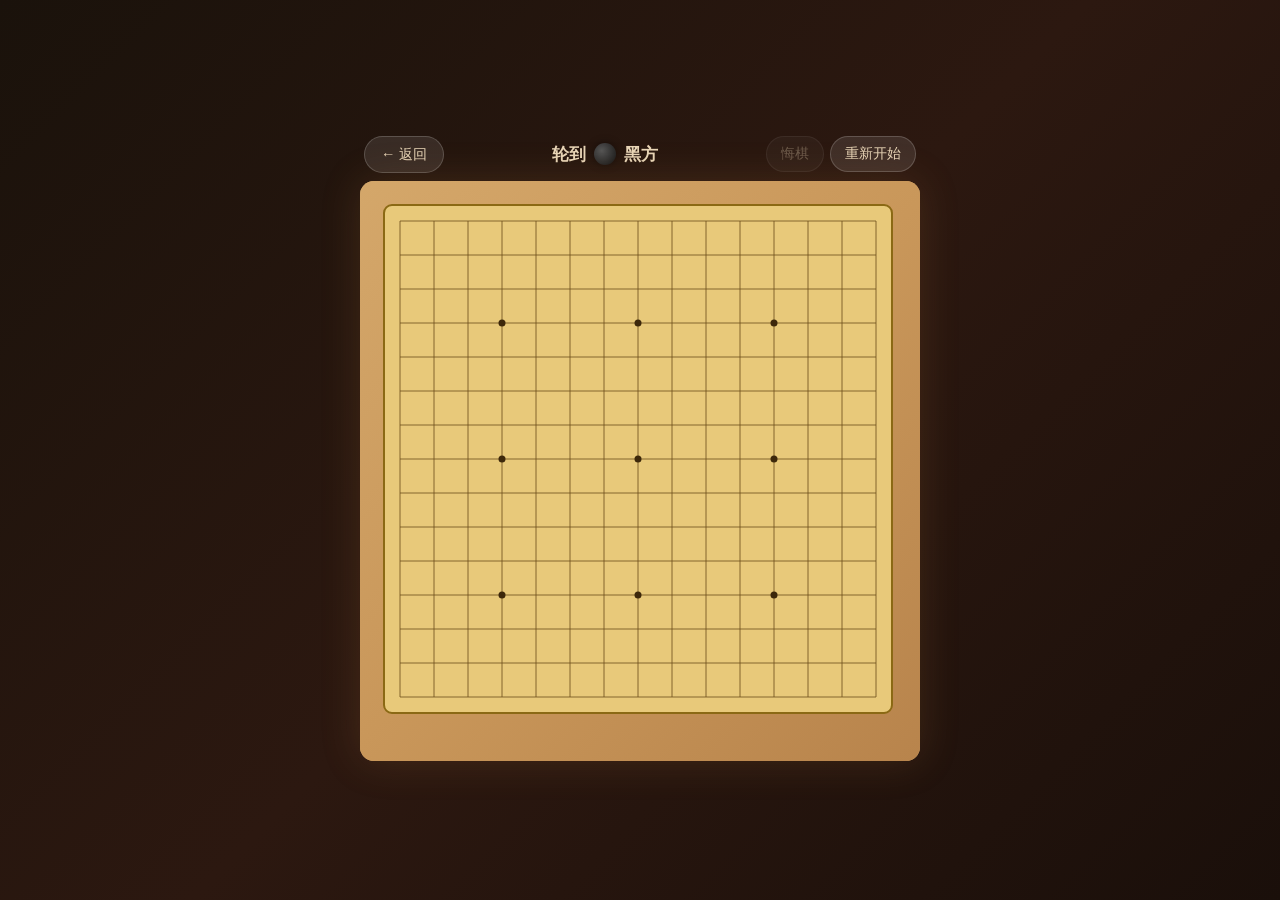
<file: 五子棋.html>
<!DOCTYPE html>
<html lang="zh-CN">
<head>
<meta charset="UTF-8">
<meta name="viewport" content="width=device-width, initial-scale=1.0, user-scalable=no">
<title>五子棋</title>
<style>
* { margin: 0; padding: 0; box-sizing: border-box; }
body {
    font-family: 'Segoe UI', Tahoma, Geneva, Verdana, sans-serif;
    background: linear-gradient(135deg, #1a120b, #2c1810, #1a0f0a);
    min-height: 100vh;
    display: flex;
    flex-direction: column;
    align-items: center;
    justify-content: center;
    overflow: hidden;
    touch-action: none;
    user-select: none;
    -webkit-user-select: none;
}
.game-wrapper { display: flex; flex-direction: column; align-items: center; gap: 8px; }

.header-bar {
    display: flex; align-items: center; justify-content: space-between;
    width: 560px; padding: 0 4px;
}
.back-btn {
    background: rgba(255,255,255,0.1);
    border: 1px solid rgba(255,255,255,0.18);
    color: #e8d5b7; padding: 8px 16px; border-radius: 20px;
    cursor: pointer; font-size: 0.9rem; transition: all 0.25s;
    text-decoration: none; display: flex; align-items: center; gap: 6px;
}
.back-btn:hover { background: rgba(255,255,255,0.18); }

.turn-indicator {
    display: flex; align-items: center; gap: 8px;
    font-size: 1.05rem; color: #e8d5b7; font-weight: 600;
}
.turn-stone {
    width: 22px; height: 22px; border-radius: 50%;
    box-shadow: 0 0 8px rgba(0,0,0,0.4);
    transition: all 0.3s;
}
.turn-stone.black { background: radial-gradient(circle at 35% 35%, #555, #111); }
.turn-stone.white { background: radial-gradient(circle at 35% 35%, #fff, #ccc); }

.action-btns { display: flex; gap: 6px; }
.action-btn {
    background: rgba(255,255,255,0.1);
    border: 1px solid rgba(255,255,255,0.18);
    color: #e8d5b7; padding: 8px 14px; border-radius: 20px;
    cursor: pointer; font-size: 0.85rem; transition: all 0.25s;
}
.action-btn:hover { background: rgba(255,255,255,0.18); }
.action-btn:disabled { opacity: 0.35; cursor: default; }

canvas {
    border-radius: 14px;
    box-shadow: 0 0 40px rgba(180, 120, 60, 0.2);
    background: #d4a76a;
}

.win-overlay {
    position: absolute; top: 0; left: 0; right: 0; bottom: 0;
    display: flex; flex-direction: column; align-items: center; justify-content: center;
    background: rgba(0,0,0,0.7); border-radius: 14px;
    pointer-events: none; opacity: 0; transition: opacity 0.35s; z-index: 10;
}
.win-overlay.active { opacity: 1; pointer-events: all; }
.win-overlay h2 { font-size: 2.2rem; color: #ffd700; margin-bottom: 8px; text-shadow: 0 0 20px rgba(255,215,0,0.5); }
.win-overlay .btn {
    background: linear-gradient(135deg, #c8a45c, #8b6914);
    border: none; color: #fff; padding: 14px 40px; border-radius: 28px;
    font-size: 1.05rem; cursor: pointer; transition: all 0.3s; font-weight: 600; margin-top: 8px;
}
.win-overlay .btn:hover { transform: scale(1.05); box-shadow: 0 8px 25px rgba(200,164,92,0.4); }

@media (max-width: 600px) {
    .header-bar { width: 360px; flex-wrap: wrap; gap: 6px; justify-content: center; }
    canvas { width: 360px; height: auto; }
    .action-btn { padding: 6px 10px; font-size: 0.78rem; }
    .win-overlay h2 { font-size: 1.6rem; }
}
</style>
</head>
<body>

<div class="game-wrapper">
    <div class="header-bar">
        <a href="javascript:history.back()" class="back-btn">&#8592; 返回</a>
        <div class="turn-indicator">
            轮到
            <div class="turn-stone black" id="turnStone"></div>
            <span id="turnText">黑方</span>
        </div>
        <div class="action-btns">
            <button class="action-btn" id="undoBtn" disabled>悔棋</button>
            <button class="action-btn" id="restartBtn">重新开始</button>
        </div>
    </div>

    <div style="position:relative">
        <canvas id="game" width="560" height="580"></canvas>
        <div class="win-overlay" id="winOverlay">
            <h2 id="winText"></h2>
            <button class="btn" id="playAgainBtn">再来一局</button>
        </div>
    </div>
</div>

<script>
(function() {
    const canvas = document.getElementById('game');
    const ctx = canvas.getContext('2d');
    const W = canvas.width, H = canvas.height;

    const SIZE = 15;
    const CELL = 34;
    const MARGIN = 40;
    const STONE_R = CELL / 2 - 1.5;

    let board = [];         // board[row][col] = 0 (empty), 1 (black), 2 (white)
    let currentPlayer = 1;  // 1 = black, 2 = white
    let history = [];       // [{row, col, player}]
    let gameOver = false;
    let winLine = null;     // [{row, col}, ...] winning stones
    let hoverCell = null;   // {row, col} mouse hover

    const turnStone = document.getElementById('turnStone');
    const turnText = document.getElementById('turnText');
    const undoBtn = document.getElementById('undoBtn');
    const winOverlay = document.getElementById('winOverlay');
    const winText = document.getElementById('winText');

    function initBoard() {
        board = [];
        for (let r = 0; r < SIZE; r++) { board[r] = []; for (let c = 0; c < SIZE; c++) board[r][c] = 0; }
        currentPlayer = 1;
        history = [];
        gameOver = false;
        winLine = null;
        hoverCell = null;
        updateTurnUI();
        undoBtn.disabled = true;
        winOverlay.classList.remove('active');
        draw();
    }

    function updateTurnUI() {
        if (gameOver) {
            turnStone.className = 'turn-stone black';
            turnText.textContent = '游戏结束';
            return;
        }
        turnStone.className = 'turn-stone ' + (currentPlayer === 1 ? 'black' : 'white');
        turnText.textContent = currentPlayer === 1 ? '黑方' : '白方';
    }

    function placeStone(row, col) {
        board[row][col] = currentPlayer;
        history.push({ row, col, player: currentPlayer });

        let result = checkWin(row, col);
        if (result) {
            gameOver = true;
            winLine = result;
            let winner = currentPlayer === 1 ? '黑方' : '白方';
            winText.textContent = winner + '获胜!';
            winOverlay.classList.add('active');
        } else if (history.length === SIZE * SIZE) {
            gameOver = true;
            winText.textContent = '平局!';
            winOverlay.classList.add('active');
        }

        currentPlayer = currentPlayer === 1 ? 2 : 1;
        updateTurnUI();
        undoBtn.disabled = history.length === 0;
        draw();
    }

    function undo() {
        if (gameOver || history.length === 0) return;
        let last = history.pop();
        board[last.row][last.col] = 0;
        currentPlayer = last.player;
        winLine = null;
        gameOver = false;
        updateTurnUI();
        undoBtn.disabled = history.length === 0;
        draw();
    }

    function checkWin(row, col) {
        let player = board[row][col];
        let dirs = [[0,1],[1,0],[1,1],[1,-1]];

        for (let [dr, dc] of dirs) {
            let stones = [{row, col}];
            // Forward
            for (let i = 1; i < 5; i++) {
                let r = row + dr * i, c = col + dc * i;
                if (r >= 0 && r < SIZE && c >= 0 && c < SIZE && board[r][c] === player)
                    stones.push({row: r, col: c});
                else break;
            }
            // Backward
            for (let i = 1; i < 5; i++) {
                let r = row - dr * i, c = col - dc * i;
                if (r >= 0 && r < SIZE && c >= 0 && c < SIZE && board[r][c] === player)
                    stones.unshift({row: r, col: c});
                else break;
            }
            if (stones.length >= 5) return stones;
        }
        return null;
    }

    function getCellFromPos(px, py) {
        let rect = canvas.getBoundingClientRect();
        let sx = W / rect.width, sy = H / rect.height;
        let mx = (px - rect.left) * sx, my = (py - rect.top) * sy;

        let col = Math.round((mx - MARGIN) / CELL);
        let row = Math.round((my - MARGIN) / CELL);

        if (row < 0 || row >= SIZE || col < 0 || col >= SIZE) return null;
        let cx = MARGIN + col * CELL, cy = MARGIN + row * CELL;
        let dist = Math.sqrt((mx - cx) ** 2 + (my - cy) ** 2);
        if (dist > STONE_R + 6) return null;
        return { row, col };
    }

    function draw() {
        ctx.clearRect(0, 0, W, H);

        // Board background - wood texture effect
        let bg = ctx.createLinearGradient(0, 0, W, H);
        bg.addColorStop(0, '#d4a76a');
        bg.addColorStop(0.5, '#c9975a');
        bg.addColorStop(1, '#b8844c');
        ctx.fillStyle = bg;
        ctx.fillRect(0, 0, W, H);

        // Board inner panel
        let bx = MARGIN - 16, by = MARGIN - 16;
        let bw = (SIZE - 1) * CELL + 32, bh = (SIZE - 1) * CELL + 32;
        ctx.fillStyle = '#e8c97a';
        ctx.beginPath();
        ctx.roundRect(bx, by, bw, bh, 8);
        ctx.fill();
        ctx.strokeStyle = '#8b6914';
        ctx.lineWidth = 2;
        ctx.stroke();

        // Grid lines
        ctx.strokeStyle = '#6b4c1a';
        ctx.lineWidth = 0.8;
        for (let i = 0; i < SIZE; i++) {
            ctx.beginPath();
            ctx.moveTo(MARGIN, MARGIN + i * CELL);
            ctx.lineTo(MARGIN + (SIZE - 1) * CELL, MARGIN + i * CELL);
            ctx.stroke();
            ctx.beginPath();
            ctx.moveTo(MARGIN + i * CELL, MARGIN);
            ctx.lineTo(MARGIN + i * CELL, MARGIN + (SIZE - 1) * CELL);
            ctx.stroke();
        }

        // Star points
        let stars = [3, 7, 11];
        for (let r of stars) for (let c of stars) {
            ctx.fillStyle = '#3d280b';
            ctx.beginPath();
            ctx.arc(MARGIN + c * CELL, MARGIN + r * CELL, 3.5, 0, Math.PI * 2);
            ctx.fill();
        }

        // Draw stones
        for (let r = 0; r < SIZE; r++) for (let c = 0; c < SIZE; c++) {
            if (board[r][c] === 0) continue;
            let cx = MARGIN + c * CELL, cy = MARGIN + r * CELL;

            // Check if this stone is in win line
            let isWin = winLine && winLine.some(s => s.row === r && s.col === c);
            if (isWin) {
                ctx.save();
                ctx.shadowColor = '#ffd700';
                ctx.shadowBlur = 16;
            }

            drawStone(cx, cy, board[r][c], STONE_R);

            if (isWin) {
                ctx.shadowBlur = 0;
                ctx.restore();
                // Pulsing glow
                let pulse = 0.5 + 0.5 * Math.sin(Date.now() / 300);
                ctx.strokeStyle = `rgba(255,215,0,${pulse * 0.7})`;
                ctx.lineWidth = 2.5;
                ctx.beginPath();
                ctx.arc(cx, cy, STONE_R + 3, 0, Math.PI * 2);
                ctx.stroke();
            }
        }

        // Last move marker
        if (history.length > 0) {
            let last = history[history.length - 1];
            let cx = MARGIN + last.col * CELL, cy = MARGIN + last.row * CELL;
            ctx.fillStyle = last.player === 1 ? '#ff4444' : '#ff4444';
            ctx.beginPath();
            ctx.arc(cx, cy, 4, 0, Math.PI * 2);
            ctx.fill();
        }

        // Hover preview
        if (hoverCell && !gameOver && board[hoverCell.row][hoverCell.col] === 0) {
            let cx = MARGIN + hoverCell.col * CELL, cy = MARGIN + hoverCell.row * CELL;
            ctx.globalAlpha = 0.4;
            drawStone(cx, cy, currentPlayer, STONE_R);
            ctx.globalAlpha = 1;
        }
    }

    function drawStone(cx, cy, player, r) {
        if (player === 1) {
            let grad = ctx.createRadialGradient(cx - r*0.3, cy - r*0.3, r*0.1, cx, cy, r);
            grad.addColorStop(0, '#555');
            grad.addColorStop(0.6, '#222');
            grad.addColorStop(1, '#000');
            ctx.fillStyle = grad;
        } else {
            let grad = ctx.createRadialGradient(cx - r*0.3, cy - r*0.3, r*0.1, cx, cy, r);
            grad.addColorStop(0, '#ffffff');
            grad.addColorStop(0.6, '#e8e8e8');
            grad.addColorStop(1, '#bbb');
            ctx.fillStyle = grad;
        }
        ctx.beginPath();
        ctx.arc(cx, cy, r, 0, Math.PI * 2);
        ctx.fill();
    }

    function gameLoop() {
        if (gameOver && winLine) {
            // Redraw for pulsing glow
            draw();
        }
        requestAnimationFrame(gameLoop);
    }

    // Events
    canvas.addEventListener('mousemove', e => {
        let cell = getCellFromPos(e.clientX, e.clientY);
        if (cell && board[cell.row][cell.col] === 0 && !gameOver) {
            if (!hoverCell || hoverCell.row !== cell.row || hoverCell.col !== cell.col) {
                hoverCell = cell;
                draw();
            }
        } else if (hoverCell) {
            hoverCell = null;
            draw();
        }
    });

    canvas.addEventListener('mouseleave', () => { hoverCell = null; draw(); });

    canvas.addEventListener('click', e => {
        if (gameOver) return;
        let cell = getCellFromPos(e.clientX, e.clientY);
        if (!cell || board[cell.row][cell.col] !== 0) return;
        placeStone(cell.row, cell.col);
    });

    canvas.addEventListener('touchstart', e => {
        e.preventDefault();
        if (gameOver) return;
        let cell = getCellFromPos(e.touches[0].clientX, e.touches[0].clientY);
        if (!cell || board[cell.row][cell.col] !== 0) return;
        placeStone(cell.row, cell.col);
    }, { passive: false });

    document.getElementById('undoBtn').addEventListener('click', undo);
    document.getElementById('restartBtn').addEventListener('click', initBoard);
    document.getElementById('playAgainBtn').addEventListener('click', initBoard);

    initBoard();
    gameLoop();
})();
</script>
</body>
</html>
</file>
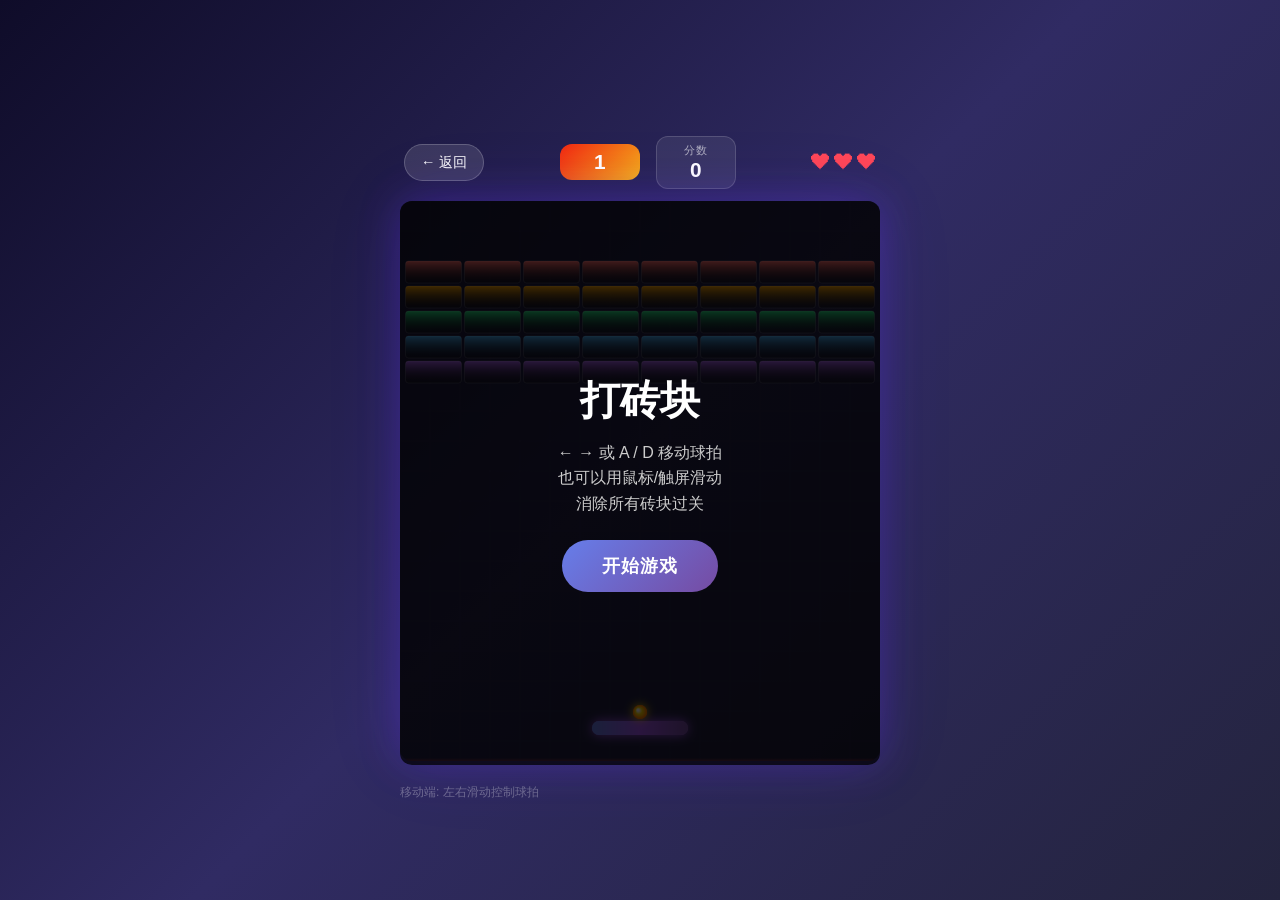
<file: 打砖块.html>
<!DOCTYPE html>
<html lang="zh-CN">
<head>
<meta charset="UTF-8">
<meta name="viewport" content="width=device-width, initial-scale=1.0, user-scalable=no">
<title>打砖块</title>
<style>
* { margin: 0; padding: 0; box-sizing: border-box; }
body {
    font-family: 'Segoe UI', Tahoma, Geneva, Verdana, sans-serif;
    background: linear-gradient(135deg, #0f0c29, #302b63, #24243e);
    min-height: 100vh;
    display: flex;
    flex-direction: column;
    align-items: center;
    justify-content: center;
    overflow: hidden;
    touch-action: none;
    user-select: none;
    -webkit-user-select: none;
}

.game-wrapper {
    position: relative;
    display: flex;
    flex-direction: column;
    align-items: center;
    gap: 12px;
}

.header-bar {
    display: flex;
    align-items: center;
    justify-content: space-between;
    width: 480px;
    padding: 0 4px;
}

.back-btn {
    background: rgba(255,255,255,0.12);
    border: 1px solid rgba(255,255,255,0.2);
    color: #fff;
    padding: 8px 16px;
    border-radius: 20px;
    cursor: pointer;
    font-size: 0.9rem;
    transition: all 0.25s;
    display: flex;
    align-items: center;
    gap: 6px;
    text-decoration: none;
}
.back-btn:hover { background: rgba(255,255,255,0.2); }

.stats-row {
    display: flex;
    gap: 16px;
    align-items: center;
}

.stat-box {
    background: rgba(255,255,255,0.08);
    border: 1px solid rgba(255,255,255,0.15);
    border-radius: 12px;
    padding: 6px 18px;
    color: #fff;
    text-align: center;
    min-width: 80px;
}
.stat-box .label { font-size: 0.7rem; opacity: 0.6; letter-spacing: 1px; }
.stat-box .value { font-size: 1.3rem; font-weight: 700; }

.level-box {
    background: linear-gradient(135deg, #f12711, #f5af19);
    color: #fff;
    border-radius: 12px;
    padding: 6px 18px;
    text-align: center;
    min-width: 80px;
}
.level-box .value { font-size: 1.3rem; font-weight: 700; }

.lives-row {
    display: flex;
    gap: 4px;
}
.heart { color: #ff4757; font-size: 1.2rem; transition: all 0.3s; }
.heart.lost { opacity: 0.2; transform: scale(0.7); }

canvas {
    border-radius: 12px;
    box-shadow: 0 0 40px rgba(102, 51, 255, 0.3), 0 0 80px rgba(102, 51, 255, 0.1);
    background: rgba(0,0,0,0.3);
}

.overlay {
    position: absolute;
    top: 0; left: 0; right: 0; bottom: 0;
    display: flex;
    flex-direction: column;
    align-items: center;
    justify-content: center;
    background: rgba(0,0,0,0.75);
    border-radius: 12px;
    pointer-events: none;
    opacity: 0;
    transition: opacity 0.3s;
}
.overlay.active { opacity: 1; pointer-events: all; }

.overlay h2 { font-size: 2.5rem; color: #fff; margin-bottom: 12px; }
.overlay p { color: #ccc; font-size: 1rem; margin-bottom: 24px; text-align: center; line-height: 1.6; }

.overlay .btn {
    background: linear-gradient(135deg, #667eea, #764ba2);
    color: #fff;
    border: none;
    padding: 14px 40px;
    border-radius: 30px;
    font-size: 1.1rem;
    cursor: pointer;
    transition: all 0.3s;
    font-weight: 600;
    letter-spacing: 1px;
}
.overlay .btn:hover { transform: scale(1.05); box-shadow: 0 8px 25px rgba(102,126,234,0.4); }

.mobile-hint {
    position: absolute;
    bottom: -36px;
    color: rgba(255,255,255,0.3);
    font-size: 0.75rem;
}

@media (max-width: 520px) {
    .header-bar { width: 340px; }
    canvas { width: 340px; height: auto; }
    .overlay h2 { font-size: 1.8rem; }
    .overlay p { font-size: 0.85rem; }
    .stat-box { padding: 4px 12px; min-width: 60px; }
    .stat-box .value { font-size: 1.1rem; }
    .level-box { padding: 4px 12px; min-width: 60px; }
    .level-box .value { font-size: 1.1rem; }
}
</style>
</head>
<body>

<div class="game-wrapper">
    <div class="header-bar">
        <a href="javascript:history.back()" class="back-btn">&#8592; 返回</a>
        <div class="stats-row">
            <div class="level-box">
                <div class="value" id="level">1</div>
            </div>
            <div class="stat-box">
                <div class="label">分数</div>
                <div class="value" id="score">0</div>
            </div>
        </div>
        <div class="lives-row" id="hearts"></div>
    </div>

    <div style="position:relative">
        <canvas id="game" width="480" height="560"></canvas>

        <div class="overlay" id="startOverlay">
            <h2>打砖块</h2>
            <p>&#8592; &#8594; 或 A / D 移动球拍<br>也可以用鼠标/触屏滑动<br>消除所有砖块过关</p>
            <button class="btn" id="startBtn">开始游戏</button>
        </div>

        <div class="overlay" id="winOverlay">
            <h2 id="winTitle">恭喜过关!</h2>
            <p id="winScore"></p>
            <button class="btn" id="nextBtn">下一关</button>
        </div>

        <div class="overlay" id="loseOverlay">
            <h2>游戏结束</h2>
            <p id="loseScore"></p>
            <button class="btn" id="restartBtn">重新开始</button>
        </div>

        <div class="mobile-hint">移动端: 左右滑动控制球拍</div>
    </div>
</div>

<script>
(function() {
    const canvas = document.getElementById('game');
    const ctx = canvas.getContext('2d');
    const W = canvas.width, H = canvas.height;

    const levelEl = document.getElementById('level');
    const scoreEl = document.getElementById('score');
    const heartsEl = document.getElementById('hearts');
    const startOverlay = document.getElementById('startOverlay');
    const winOverlay = document.getElementById('winOverlay');
    const loseOverlay = document.getElementById('loseOverlay');
    const winTitle = document.getElementById('winTitle');
    const winScore = document.getElementById('winScore');
    const loseScore = document.getElementById('loseScore');

    const PADDLE_W = 96, PADDLE_H = 14, PADDLE_Y = H - 40;
    const BALL_R = 7;
    const BRICK_ROWS = 5, BRICK_COLS = 8;
    const BRICK_W = 56, BRICK_H = 22;
    const BRICK_PAD = 3;
    const BRICK_OFFSET_X = (W - BRICK_COLS * (BRICK_W + BRICK_PAD) + BRICK_PAD) / 2;
    const BRICK_OFFSET_Y = 60;

    let paddle = { x: W / 2 - PADDLE_W / 2, w: PADDLE_W };
    let ball = { x: W / 2, y: PADDLE_Y - BALL_R - 2, dx: 0, dy: 0, speed: 5 };
    let lives = 3, score = 0, level = 1;
    let bricks = [];
    let particles = [];
    let gameRunning = false, ballLaunched = false;
    let keys = {};
    let touchX = null;

    const brickColors = ['#ff6b6b', '#ffa502', '#26de81', '#45aaf2', '#a55eea', '#fc5c65'];
    const brickScores = [50, 40, 30, 20, 10, 5];

    function createLevel(n) {
        bricks = [];
        const layouts = [
            // Level 1: Full rows
            () => { for (let r = 0; r < 5; r++) for (let c = 0; c < BRICK_COLS; c++) bricks.push({ x: BRICK_OFFSET_X + c*(BRICK_W+BRICK_PAD), y: BRICK_OFFSET_Y + r*(BRICK_H+BRICK_PAD), w: BRICK_W, h: BRICK_H, color: r, alive: true, flash: 0 }); },
            // Level 2: Checkerboard
            () => { for (let r = 0; r < 6; r++) for (let c = 0; c < BRICK_COLS; c++) if ((r + c) % 2 === 0) bricks.push({ x: BRICK_OFFSET_X + c*(BRICK_W+BRICK_PAD), y: BRICK_OFFSET_Y + r*(BRICK_H+BRICK_PAD), w: BRICK_W, h: BRICK_H, color: r % brickColors.length, alive: true, flash: 0 }); },
            // Level 3: Diamond
            () => { for (let r = 0; r < 7; r++) { let mid = Math.floor(BRICK_COLS/2); let spread = Math.min(r, 6-r); for (let c = mid-spread; c <= mid+spread; c++) bricks.push({ x: BRICK_OFFSET_X + c*(BRICK_W+BRICK_PAD), y: BRICK_OFFSET_Y + r*(BRICK_H+BRICK_PAD), w: BRICK_W, h: BRICK_H, color: r % brickColors.length, alive: true, flash: 0 }); } },
            // Level 4: Stripes
            () => { for (let r = 0; r < 6; r++) for (let c = 0; c < BRICK_COLS; c++) if (c % 2 === r % 2) bricks.push({ x: BRICK_OFFSET_X + c*(BRICK_W+BRICK_PAD), y: BRICK_OFFSET_Y + r*(BRICK_H+BRICK_PAD), w: BRICK_W, h: BRICK_H, color: (r+c) % brickColors.length, alive: true, flash: 0 }); },
            // Level 5: Fortress
            () => { for (let r = 0; r < 7; r++) for (let c = 0; c < BRICK_COLS; c++) if (c === 0 || c === BRICK_COLS-1 || r === 0 || r === 6 || (r === 3 && c >= 2 && c <= BRICK_COLS-3)) bricks.push({ x: BRICK_OFFSET_X + c*(BRICK_W+BRICK_PAD), y: BRICK_OFFSET_Y + r*(BRICK_H+BRICK_PAD), w: BRICK_W, h: BRICK_H, color: r % brickColors.length, alive: true, flash: 0 }); },
        ];
        let idx = (n - 1) % layouts.length;
        layouts[idx]();
        if (n > layouts.length) {
            let extraRows = Math.floor((n - 1) / layouts.length);
            for (let r = 0; r < extraRows; r++) for (let c = 0; c < BRICK_COLS; c++) bricks.push({ x: BRICK_OFFSET_X + c*(BRICK_W+BRICK_PAD), y: BRICK_OFFSET_Y + (6+r)*(BRICK_H+BRICK_PAD), w: BRICK_W, h: BRICK_H, color: (6+r) % brickColors.length, alive: true, flash: 0 });
        }
    }

    function spawnParticles(x, y, color) {
        for (let i = 0; i < 8; i++) {
            let angle = Math.random() * Math.PI * 2;
            let spd = 1.5 + Math.random() * 3;
            particles.push({ x, y, dx: Math.cos(angle)*spd, dy: Math.sin(angle)*spd, life: 1, maxLife: 20 + Math.random()*15, color, size: 2 + Math.random()*3 });
        }
    }

    function resetBall() {
        ballLaunched = false;
        ball.x = paddle.x + paddle.w / 2;
        ball.y = PADDLE_Y - BALL_R - 2;
        ball.dx = 0;
        ball.dy = 0;
        ball.speed = 4.5 + level * 0.3;
        if (ball.speed > 8) ball.speed = 8;
        particles = [];
    }

    function resetGame(full) {
        if (full) { lives = 3; score = 0; level = 1; }
        createLevel(level);
        paddle.x = W / 2 - PADDLE_W / 2;
        resetBall();
        updateUI();
    }

    function updateUI() {
        levelEl.textContent = level;
        scoreEl.textContent = score;
        let h = '';
        for (let i = 0; i < 3; i++) h += `<span class="heart${i >= lives ? ' lost' : ''}">&#10084;</span>`;
        heartsEl.innerHTML = h;
    }

    function launchBall() {
        if (ballLaunched) return;
        ballLaunched = true;
        let angle = (Math.random() * 0.8 - 0.4) + Math.PI / 2;
        ball.dx = Math.cos(angle) * ball.speed;
        ball.dy = -Math.sin(angle) * ball.speed;
        if (Math.abs(ball.dx) < 1.5) ball.dx = ball.dx > 0 ? 2 : -2;
        if (Math.abs(ball.dy) < 3) ball.dy = -3.5;
    }

    function clampPaddle() {
        if (paddle.x < 0) paddle.x = 0;
        if (paddle.x + paddle.w > W) paddle.x = W - paddle.w;
    }

    function update() {
        if (!gameRunning) return;

        if (keys['ArrowLeft'] || keys['a'] || keys['A']) paddle.x -= 7;
        if (keys['ArrowRight'] || keys['d'] || keys['D']) paddle.x += 7;
        if (touchX !== null) {
            let targetX = touchX - paddle.w / 2;
            paddle.x += (targetX - paddle.x) * 0.3;
        }
        clampPaddle();

        if (!ballLaunched) {
            ball.x = paddle.x + paddle.w / 2;
            ball.y = PADDLE_Y - BALL_R - 2;
            return;
        }

        ball.x += ball.dx;
        ball.y += ball.dy;

        if (ball.x - BALL_R <= 0) { ball.x = BALL_R; ball.dx = Math.abs(ball.dx); }
        if (ball.x + BALL_R >= W) { ball.x = W - BALL_R; ball.dx = -Math.abs(ball.dx); }
        if (ball.y - BALL_R <= 0) { ball.y = BALL_R; ball.dy = Math.abs(ball.dy); }

        if (ball.y + BALL_R > PADDLE_Y && ball.y - BALL_R < PADDLE_Y + PADDLE_H &&
            ball.x + BALL_R > paddle.x && ball.x - BALL_R < paddle.x + paddle.w) {
            ball.y = PADDLE_Y - BALL_R;
            let hitPos = (ball.x - (paddle.x + paddle.w/2)) / (paddle.w/2);
            let angle = hitPos * 1.1;
            ball.dx = Math.sin(angle) * ball.speed;
            ball.dy = -Math.cos(angle) * ball.speed;
            if (Math.abs(ball.dx) < 1) ball.dx = ball.dx > 0 ? 1.5 : -1.5;
            if (ball.dy > -2.5) ball.dy = -3.5;
            spawnParticles(ball.x, ball.y, '#ffffff');
        }

        if (ball.y + BALL_R > H) {
            lives--;
            updateUI();
            if (lives <= 0) {
                gameRunning = false;
                loseScore.innerHTML = `最终得分: <strong>${score}</strong><br>到达第 <strong>${level}</strong> 关`;
                loseOverlay.classList.add('active');
                return;
            }
            resetBall();
            return;
        }

        let allDead = true;
        for (let b of bricks) {
            if (!b.alive) continue;
            allDead = false;
            if (b.flash > 0) b.flash--;

            if (ball.x + BALL_R > b.x && ball.x - BALL_R < b.x + b.w &&
                ball.y + BALL_R > b.y && ball.y - BALL_R < b.y + b.h) {
                b.alive = false;
                b.flash = 4;
                let pts = brickScores[b.color % brickScores.length];
                score += pts;
                spawnParticles(ball.x, ball.y, brickColors[b.color % brickColors.length]);

                let overlapL = (ball.x + BALL_R) - b.x;
                let overlapR = (b.x + b.w) - (ball.x - BALL_R);
                let overlapT = (ball.y + BALL_R) - b.y;
                let overlapB = (b.y + b.h) - (ball.y - BALL_R);
                let minOverlapX = Math.min(overlapL, overlapR);
                let minOverlapY = Math.min(overlapT, overlapB);

                if (minOverlapX < minOverlapY) {
                    ball.dx = -ball.dx;
                    ball.x += ball.dx > 0 ? minOverlapX : -minOverlapX;
                } else {
                    ball.dy = -ball.dy;
                    ball.y += ball.dy > 0 ? minOverlapY : -minOverlapY;
                }
                updateUI();
                break;
            }
        }

        if (allDead) {
            gameRunning = false;
            level++;
            score += 100;
            updateUI();
            if (level > 25) {
                winTitle.textContent = '全部通关!';
                winScore.innerHTML = `最终得分: <strong>${score}</strong><br>你通关了所有关卡!`;
            } else {
                winTitle.textContent = '恭喜过关!';
                winScore.innerHTML = `得分: <strong>${score}</strong><br>准备进入第 ${level} 关`;
            }
            winOverlay.classList.add('active');
            return;
        }

        for (let i = particles.length - 1; i >= 0; i--) {
            let p = particles[i];
            p.x += p.dx;
            p.y += p.dy;
            p.life--;
            if (p.life <= 0) particles.splice(i, 1);
        }
    }

    function draw() {
        ctx.clearRect(0, 0, W, H);

        // Background grid
        ctx.strokeStyle = 'rgba(255,255,255,0.03)';
        ctx.lineWidth = 0.5;
        for (let x = 0; x < W; x += 30) { ctx.beginPath(); ctx.moveTo(x,0); ctx.lineTo(x,H); ctx.stroke(); }
        for (let y = 0; y < H; y += 30) { ctx.beginPath(); ctx.moveTo(0,y); ctx.lineTo(W,y); ctx.stroke(); }

        // Bricks
        for (let b of bricks) {
            if (!b.alive && b.flash <= 0) continue;
            let alpha = b.alive ? 1 : b.flash / 4 * 0.5;
            ctx.globalAlpha = alpha;
            let color = brickColors[b.color % brickColors.length];
            let grad = ctx.createLinearGradient(b.x, b.y, b.x, b.y + b.h);
            grad.addColorStop(0, color);
            grad.addColorStop(1, 'rgba(0,0,0,0.3)');
            ctx.fillStyle = grad;
            ctx.beginPath();
            ctx.roundRect(b.x, b.y, b.w, b.h, 3);
            ctx.fill();
            ctx.strokeStyle = 'rgba(255,255,255,0.15)';
            ctx.lineWidth = 1;
            ctx.stroke();
            ctx.globalAlpha = 1;
        }

        // Paddle
        let pGrad = ctx.createLinearGradient(paddle.x, 0, paddle.x + paddle.w, 0);
        pGrad.addColorStop(0, '#667eea');
        pGrad.addColorStop(0.5, '#a855f7');
        pGrad.addColorStop(1, '#764ba2');
        ctx.fillStyle = pGrad;
        ctx.beginPath();
        ctx.roundRect(paddle.x, PADDLE_Y, paddle.w, PADDLE_H, 7);
        ctx.fill();
        ctx.shadowColor = '#a855f7';
        ctx.shadowBlur = 12;
        ctx.fill();
        ctx.shadowBlur = 0;

        // Ball
        let bGrad = ctx.createRadialGradient(ball.x-2, ball.y-2, 1, ball.x, ball.y, BALL_R);
        bGrad.addColorStop(0, '#ffffff');
        bGrad.addColorStop(0.4, '#ffd700');
        bGrad.addColorStop(1, '#ff6b00');
        ctx.fillStyle = bGrad;
        ctx.beginPath();
        ctx.arc(ball.x, ball.y, BALL_R, 0, Math.PI*2);
        ctx.fill();
        ctx.shadowColor = '#ffd700';
        ctx.shadowBlur = 10;
        ctx.fill();
        ctx.shadowBlur = 0;

        // Ball trail
        if (ballLaunched) {
            ctx.globalAlpha = 0.3;
            ctx.fillStyle = '#ffd700';
            ctx.beginPath();
            ctx.arc(ball.x - ball.dx*1.5, ball.y - ball.dy*1.5, BALL_R*0.6, 0, Math.PI*2);
            ctx.fill();
            ctx.globalAlpha = 1;
        }

        // Particles
        for (let p of particles) {
            let a = p.life / p.maxLife;
            ctx.globalAlpha = a;
            ctx.fillStyle = p.color;
            ctx.beginPath();
            ctx.arc(p.x, p.y, p.size * a, 0, Math.PI*2);
            ctx.fill();
        }
        ctx.globalAlpha = 1;

        // Bottom danger zone
        let dGrad = ctx.createLinearGradient(0, H-3, 0, H);
        dGrad.addColorStop(0, 'rgba(255,71,87,0)');
        dGrad.addColorStop(1, 'rgba(255,71,87,0.3)');
        ctx.fillStyle = dGrad;
        ctx.fillRect(0, H-3, W, 3);
    }

    function gameLoop() {
        update();
        draw();
        requestAnimationFrame(gameLoop);
    }

    function startLevel() {
        gameRunning = true;
        ballLaunched = false;
        startOverlay.classList.remove('active');
        winOverlay.classList.remove('active');
        loseOverlay.classList.remove('active');
    }

    // Event handlers
    document.addEventListener('keydown', e => {
        keys[e.key] = true;
        if ((e.key === ' ' || e.key === 'ArrowUp') && gameRunning) {
            e.preventDefault();
            launchBall();
        }
    });
    document.addEventListener('keyup', e => { keys[e.key] = false; });

    canvas.addEventListener('mousemove', e => {
        if (!gameRunning) return;
        let rect = canvas.getBoundingClientRect();
        let scaleX = W / rect.width;
        touchX = (e.clientX - rect.left) * scaleX;
    });
    canvas.addEventListener('mouseleave', () => { touchX = null; });
    canvas.addEventListener('click', () => { if (gameRunning) launchBall(); });

    canvas.addEventListener('touchmove', e => {
        e.preventDefault();
        if (!gameRunning) return;
        let rect = canvas.getBoundingClientRect();
        let scaleX = W / rect.width;
        touchX = (e.touches[0].clientX - rect.left) * scaleX;
    }, { passive: false });
    canvas.addEventListener('touchend', () => { touchX = null; });
    canvas.addEventListener('touchstart', e => {
        e.preventDefault();
        if (gameRunning) launchBall();
        let rect = canvas.getBoundingClientRect();
        let scaleX = W / rect.width;
        touchX = (e.touches[0].clientX - rect.left) * scaleX;
    }, { passive: false });

    document.getElementById('startBtn').addEventListener('click', startLevel);
    document.getElementById('nextBtn').addEventListener('click', () => {
        resetGame(false);
        startLevel();
    });
    document.getElementById('restartBtn').addEventListener('click', () => {
        resetGame(true);
        startLevel();
    });

    // Initialize
    createLevel(1);
    updateUI();
    startOverlay.classList.add('active');
    gameLoop();
})();
</script>
</body>
</html>
</file>
